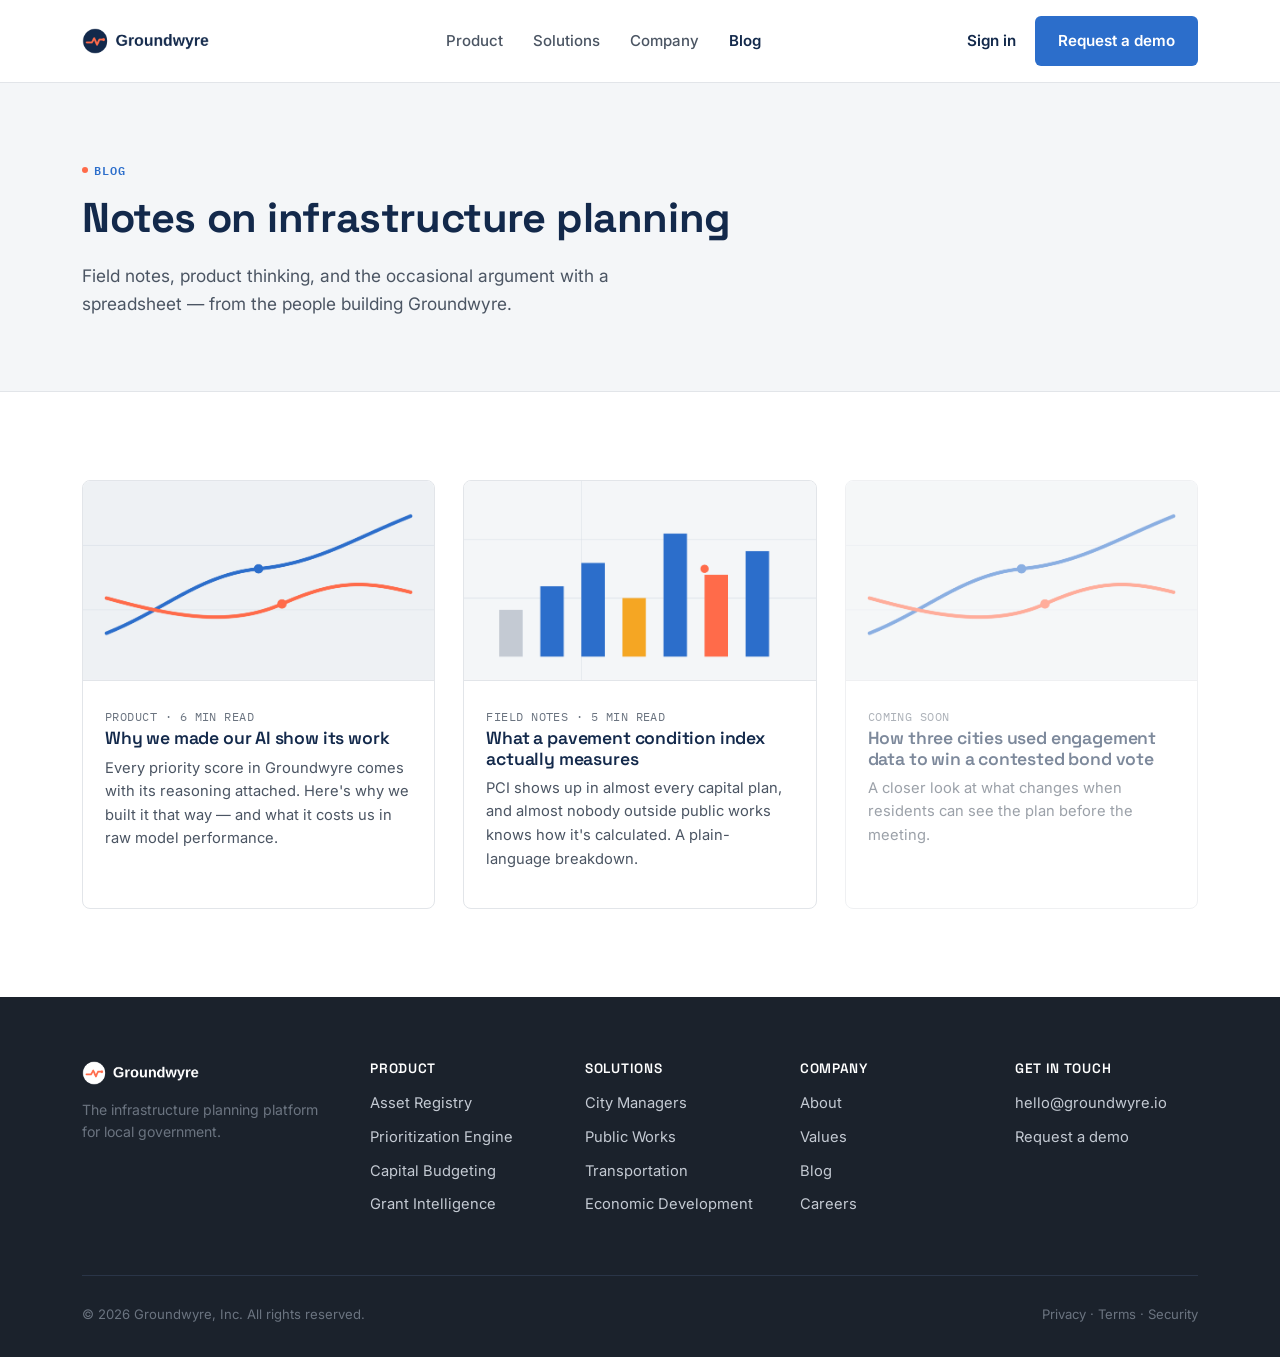
<file: blog/index.html>
<!--
  Groundwyre is a fictional B2B SaaS brand built as demo content for Avey.io.
  Not a real company. Do not treat contact addresses, logos, or claims as real.
-->
<!DOCTYPE html>
<html lang="en">
<head>
<meta charset="UTF-8">
<meta name="robots" content="noindex, nofollow">
<meta name="viewport" content="width=device-width, initial-scale=1.0">
<title>Blog — Groundwyre</title>
<meta name="description" content="Notes on infrastructure planning, AI explainability, and public works from the Groundwyre team.">
<meta property="og:title" content="Blog — Groundwyre">
<meta property="og:image" content="../images/og-image.png">
<link rel="icon" href="../assets/favicon.png" type="image/png">
<link rel="preconnect" href="https://fonts.googleapis.com">
<link href="https://fonts.googleapis.com/css2?family=Space+Grotesk:wght@500;700&family=Inter:wght@400;500;600;700&family=IBM+Plex+Mono:wght@500&display=swap" rel="stylesheet">
<link rel="stylesheet" href="../assets/styles.css">
</head>
<body>

<header class="site-header">
  <div class="nav-inner">
    <a class="brand" href="../index.html"><img src="../assets/logo.png" alt="Groundwyre"></a>
    <nav class="primary-nav">
      <a href="../product.html">Product</a>
      <a href="../solutions.html">Solutions</a>
      <a href="../company.html">Company</a>
      <a href="index.html" style="color:var(--navy); font-weight:600;">Blog</a>
    </nav>
    <div class="nav-cta">
      <a href="#" class="btn btn-ghost">Sign in</a>
      <a href="../index.html#demo" class="btn btn-primary">Request a demo</a>
    </div>
  </div>
</header>

<div class="page-header">
  <div class="container">
    <div class="eyebrow">Blog</div>
    <h1>Notes on infrastructure planning</h1>
    <p class="lede">Field notes, product thinking, and the occasional argument with a spreadsheet — from the people building Groundwyre.</p>
  </div>
</div>

<section>
  <div class="container">
    <div class="blog-grid">
      <a class="blog-card" href="why-our-ai-shows-its-work.html" style="text-decoration:none; color:inherit;">
        <img src="../images/blog-cover-2.png" alt="Abstract line chart illustration">
        <div class="blog-card-body">
          <span class="blog-meta">Product · 6 min read</span>
          <h3>Why we made our AI show its work</h3>
          <p>Every priority score in Groundwyre comes with its reasoning attached. Here's why we built it that way — and what it costs us in raw model performance.</p>
        </div>
      </a>
      <a class="blog-card" href="what-a-pavement-condition-index-actually-measures.html" style="text-decoration:none; color:inherit;">
        <img src="../images/blog-cover-1.png" alt="Abstract bar chart illustration">
        <div class="blog-card-body">
          <span class="blog-meta">Field notes · 5 min read</span>
          <h3>What a pavement condition index actually measures</h3>
          <p>PCI shows up in almost every capital plan, and almost nobody outside public works knows how it's calculated. A plain-language breakdown.</p>
        </div>
      </a>
      <div class="blog-card" style="opacity:0.55;">
        <img src="../images/blog-cover-2.png" alt="Abstract illustration">
        <div class="blog-card-body">
          <span class="blog-meta">Coming soon</span>
          <h3>How three cities used engagement data to win a contested bond vote</h3>
          <p>A closer look at what changes when residents can see the plan before the meeting.</p>
        </div>
      </div>
    </div>
  </div>
</section>

<footer class="site-footer">
  <div class="container">
    <div class="footer-grid">
      <div>
        <div class="footer-brand"><img src="../assets/logo-white.png" alt="Groundwyre"></div>
        <p style="color:var(--slate-500); font-size:0.88rem; max-width:240px;">The infrastructure planning platform for local government.</p>
      </div>
      <div>
        <h4>Product</h4>
        <a href="../product.html#asset-registry">Asset Registry</a>
        <a href="../product.html#prioritization">Prioritization Engine</a>
        <a href="../product.html#budgeting">Capital Budgeting</a>
        <a href="../product.html#grants">Grant Intelligence</a>
      </div>
      <div>
        <h4>Solutions</h4>
        <a href="../solutions.html#city-manager">City Managers</a>
        <a href="../solutions.html#public-works">Public Works</a>
        <a href="../solutions.html#transportation">Transportation</a>
        <a href="../solutions.html#econ-dev">Economic Development</a>
      </div>
      <div>
        <h4>Company</h4>
        <a href="../company.html">About</a>
        <a href="../company.html#values">Values</a>
        <a href="index.html">Blog</a>
        <a href="mailto:careers@groundwyre.io">Careers</a>
      </div>
      <div>
        <h4>Get in touch</h4>
        <a href="mailto:hello@groundwyre.io">hello@groundwyre.io</a>
        <a href="../index.html#demo">Request a demo</a>
      </div>
    </div>
    <div class="footer-bottom">
      <span>© 2026 Groundwyre, Inc. All rights reserved.</span>
      <span>Privacy · Terms · Security</span>
    </div>
  </div>
</footer>

</body>
</html>
</file>
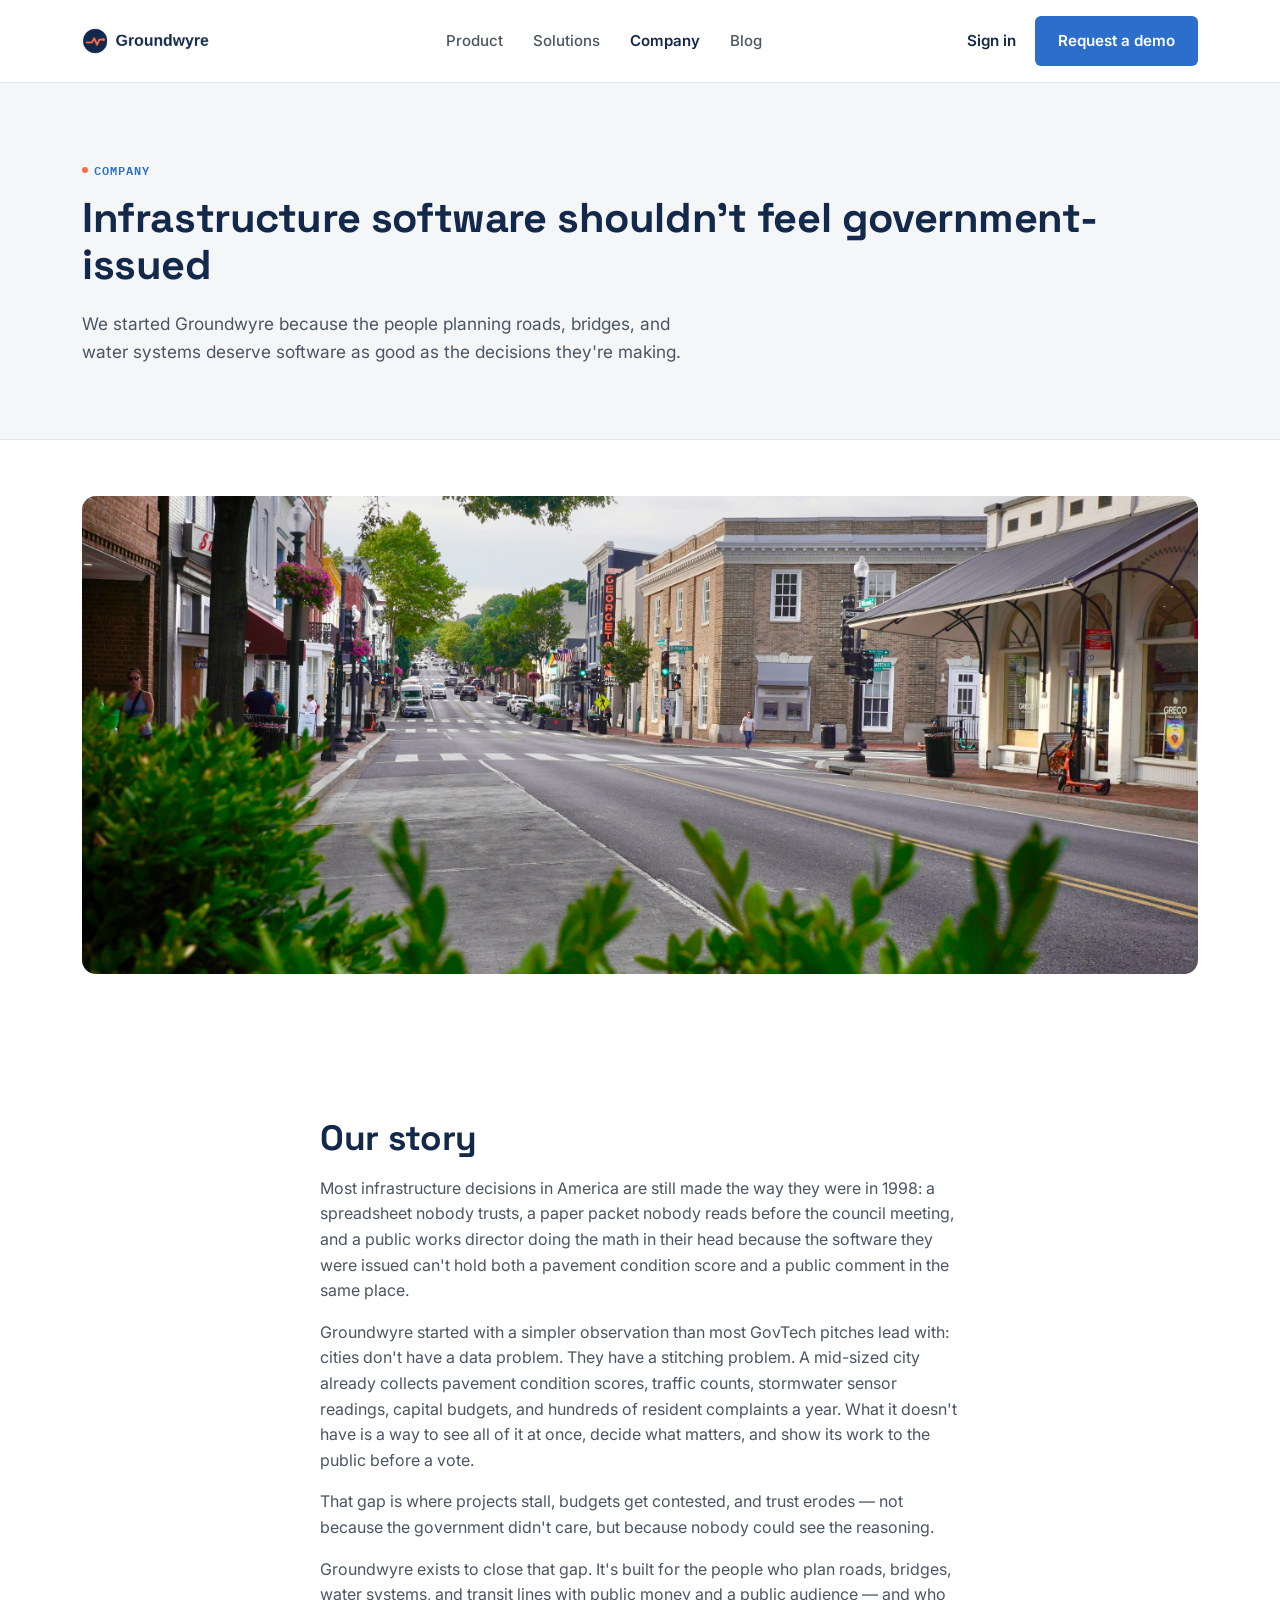
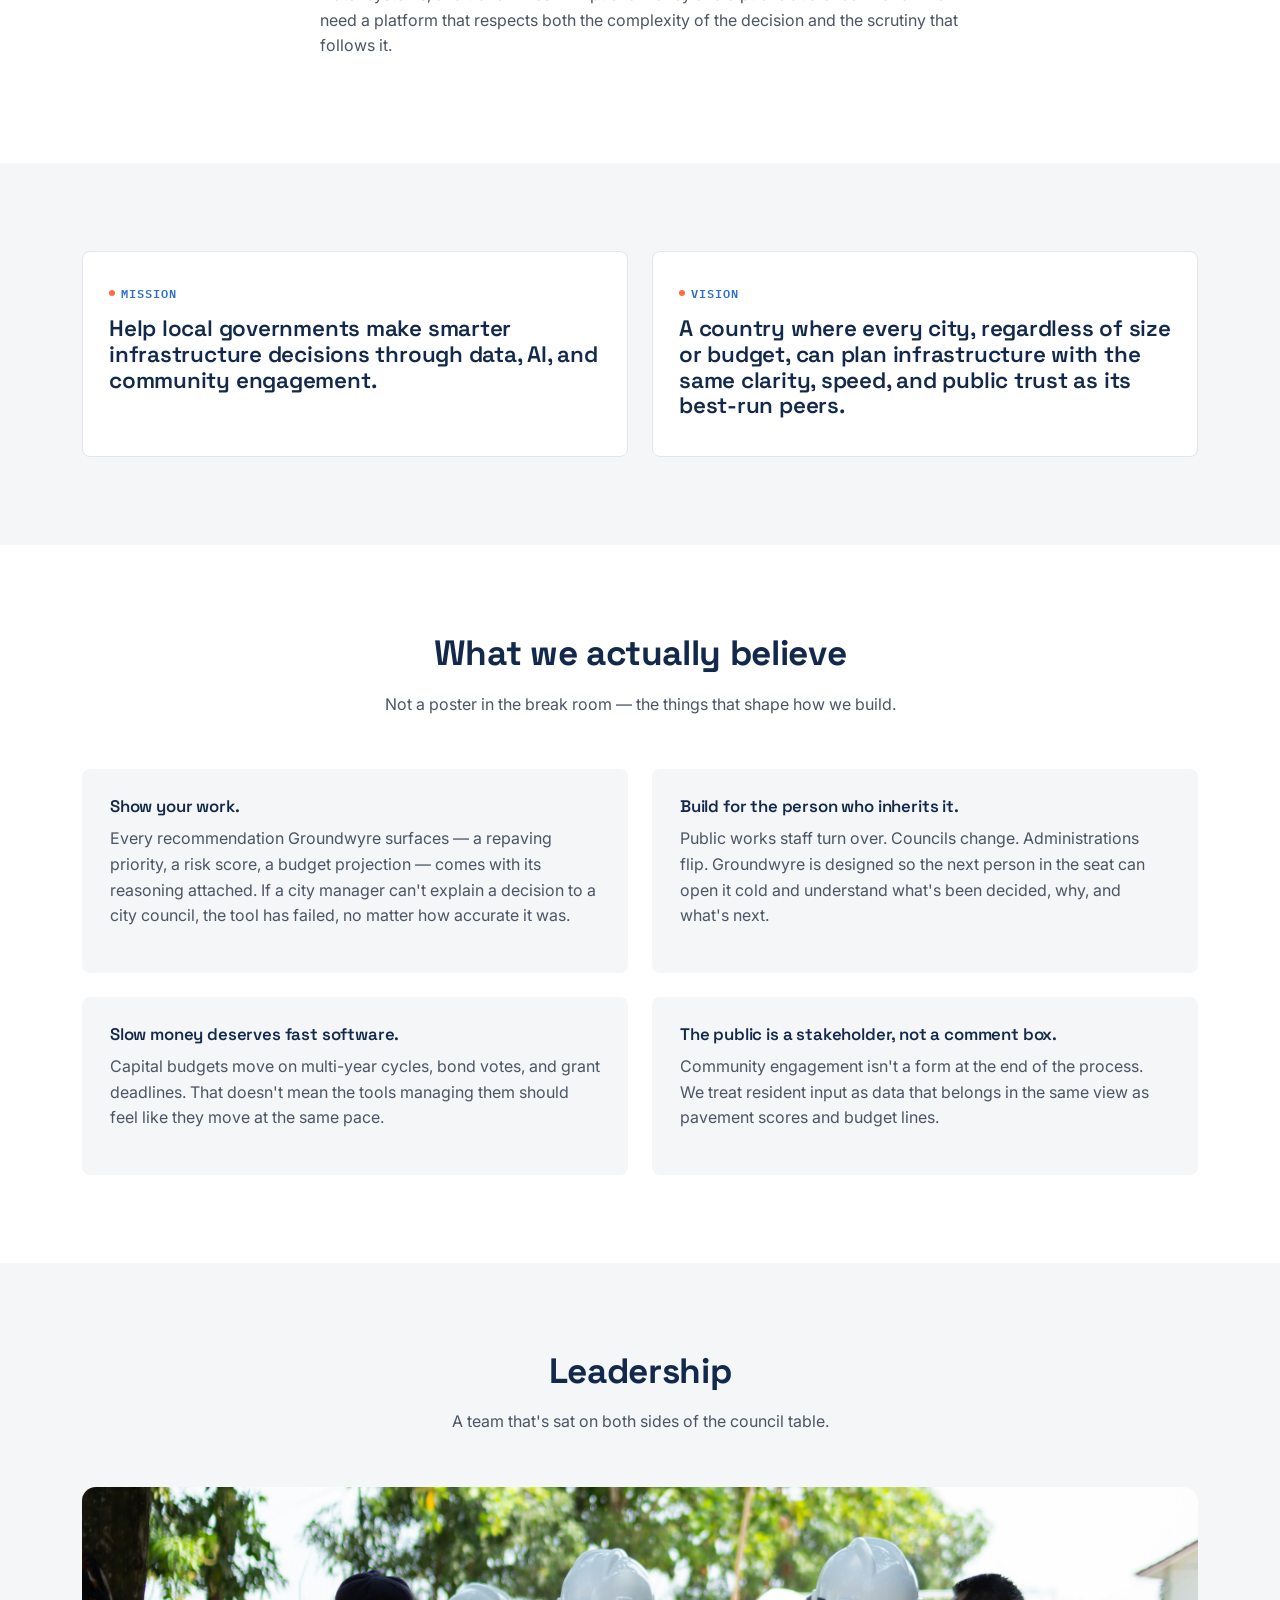
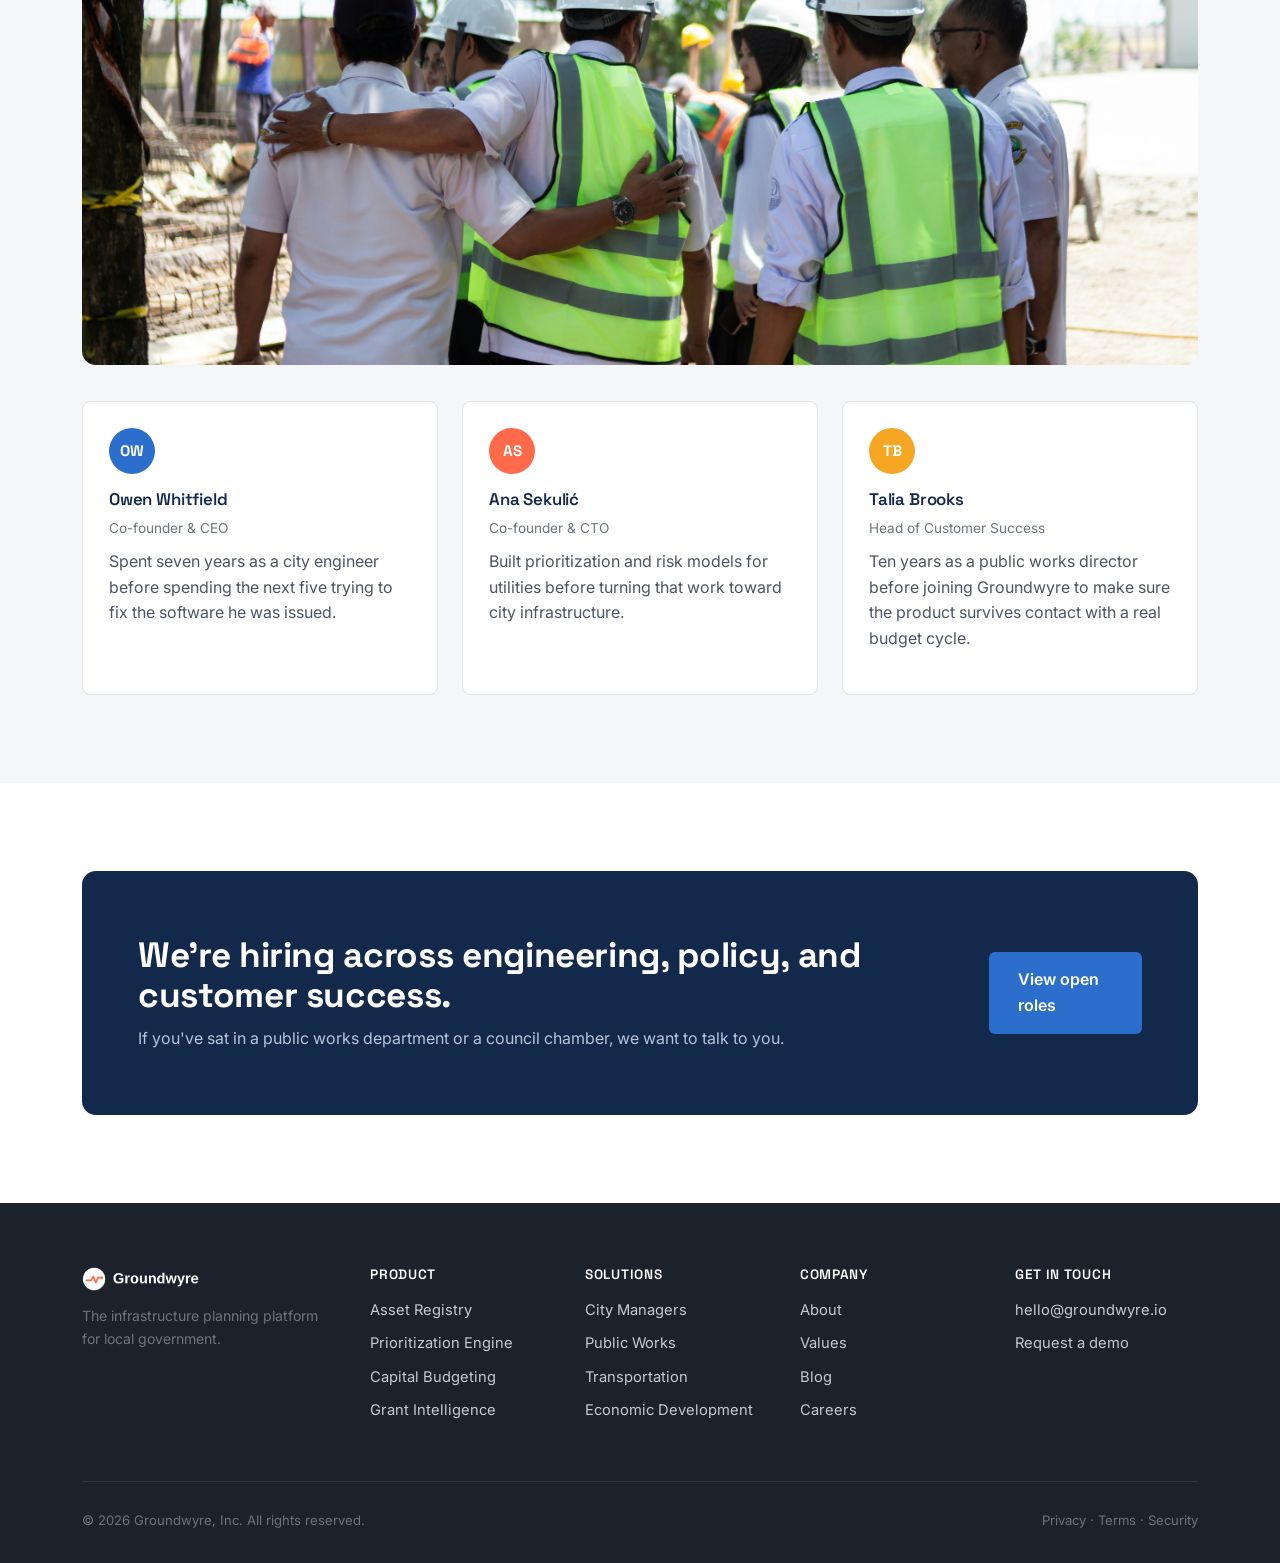
<file: company.html>
<!--
  Groundwyre is a fictional B2B SaaS brand built as demo content for Avey.io.
  Not a real company. Do not treat contact addresses, logos, or claims as real.
-->
<!DOCTYPE html>
<html lang="en">
<head>
<meta charset="UTF-8">
<meta name="robots" content="noindex, nofollow">
<meta name="viewport" content="width=device-width, initial-scale=1.0">
<title>Company — Groundwyre</title>
<meta name="description" content="Why Groundwyre exists, what we believe about infrastructure planning, and the team building it.">
<meta property="og:title" content="Company — Groundwyre">
<meta property="og:image" content="images/og-image.png">
<link rel="icon" href="assets/favicon.png" type="image/png">
<link rel="preconnect" href="https://fonts.googleapis.com">
<link href="https://fonts.googleapis.com/css2?family=Space+Grotesk:wght@500;700&family=Inter:wght@400;500;600;700&family=IBM+Plex+Mono:wght@500&display=swap" rel="stylesheet">
<link rel="stylesheet" href="assets/styles.css">
</head>
<body>

<header class="site-header">
  <div class="nav-inner">
    <a class="brand" href="index.html"><img src="assets/logo.png" alt="Groundwyre"></a>
    <nav class="primary-nav">
      <a href="product.html">Product</a>
      <a href="solutions.html">Solutions</a>
      <a href="company.html" style="color:var(--navy); font-weight:600;">Company</a>
      <a href="blog/index.html">Blog</a>
    </nav>
    <div class="nav-cta">
      <a href="#" class="btn btn-ghost">Sign in</a>
      <a href="index.html#demo" class="btn btn-primary">Request a demo</a>
    </div>
  </div>
</header>

<div class="page-header">
  <div class="container">
    <div class="eyebrow">Company</div>
    <h1>Infrastructure software shouldn't feel government-issued</h1>
    <p class="lede">We started Groundwyre because the people planning roads, bridges, and water systems deserve software as good as the decisions they're making.</p>
  </div>
</div>

<section class="tight">
  <div class="container">
    <div class="photo-frame wide">
      <div class="photo-frame-label">
        <svg width="26" height="26" viewBox="0 0 24 24" fill="none" stroke="currentColor" stroke-width="1.6"><rect x="3" y="5" width="18" height="14" rx="2"/><circle cx="9" cy="10" r="2"/><path d="M21 16l-5-5-4 4-3-3-4 4"/></svg>
        <span>images/photos/main-street.jpg</span>
      </div>
      <img src="images/photos/main-street.jpg" alt="A quiet small-town main street" onerror="this.remove()">
    </div>
  </div>
</section>

<section>
  <div class="container">
    <div class="max-w-md" style="margin: 0 auto;">
      <h2>Our story</h2>
      <p>Most infrastructure decisions in America are still made the way they were in 1998: a spreadsheet nobody trusts, a paper packet nobody reads before the council meeting, and a public works director doing the math in their head because the software they were issued can't hold both a pavement condition score and a public comment in the same place.</p>
      <p>Groundwyre started with a simpler observation than most GovTech pitches lead with: cities don't have a data problem. They have a stitching problem. A mid-sized city already collects pavement condition scores, traffic counts, stormwater sensor readings, capital budgets, and hundreds of resident complaints a year. What it doesn't have is a way to see all of it at once, decide what matters, and show its work to the public before a vote.</p>
      <p>That gap is where projects stall, budgets get contested, and trust erodes — not because the government didn't care, but because nobody could see the reasoning.</p>
      <p>Groundwyre exists to close that gap. It's built for the people who plan roads, bridges, water systems, and transit lines with public money and a public audience — and who need a platform that respects both the complexity of the decision and the scrutiny that follows it.</p>
    </div>
  </div>
</section>

<section class="bg-fog">
  <div class="container">
    <div class="card-grid-2">
      <div class="card">
        <span class="eyebrow">Mission</span>
        <h3>Help local governments make smarter infrastructure decisions through data, AI, and community engagement.</h3>
      </div>
      <div class="card">
        <span class="eyebrow">Vision</span>
        <h3>A country where every city, regardless of size or budget, can plan infrastructure with the same clarity, speed, and public trust as its best-run peers.</h3>
      </div>
    </div>
  </div>
</section>

<section id="values">
  <div class="container">
    <div class="section-head">
      <h2>What we actually believe</h2>
      <p>Not a poster in the break room — the things that shape how we build.</p>
    </div>
    <div class="card-grid-2">
      <div class="value-card">
        <h4>Show your work.</h4>
        <p>Every recommendation Groundwyre surfaces — a repaving priority, a risk score, a budget projection — comes with its reasoning attached. If a city manager can't explain a decision to a city council, the tool has failed, no matter how accurate it was.</p>
      </div>
      <div class="value-card">
        <h4>Build for the person who inherits it.</h4>
        <p>Public works staff turn over. Councils change. Administrations flip. Groundwyre is designed so the next person in the seat can open it cold and understand what's been decided, why, and what's next.</p>
      </div>
      <div class="value-card">
        <h4>Slow money deserves fast software.</h4>
        <p>Capital budgets move on multi-year cycles, bond votes, and grant deadlines. That doesn't mean the tools managing them should feel like they move at the same pace.</p>
      </div>
      <div class="value-card">
        <h4>The public is a stakeholder, not a comment box.</h4>
        <p>Community engagement isn't a form at the end of the process. We treat resident input as data that belongs in the same view as pavement scores and budget lines.</p>
      </div>
    </div>
  </div>
</section>

<section class="bg-fog">
  <div class="container">
    <div class="section-head">
      <h2>Leadership</h2>
      <p>A team that's sat on both sides of the council table.</p>
    </div>
    <div class="photo-frame wide" style="margin-bottom:36px;">
      <div class="photo-frame-label">
        <svg width="26" height="26" viewBox="0 0 24 24" fill="none" stroke="currentColor" stroke-width="1.6"><rect x="3" y="5" width="18" height="14" rx="2"/><circle cx="9" cy="10" r="2"/><path d="M21 16l-5-5-4 4-3-3-4 4"/></svg>
        <span>images/photos/hardhat-crew.jpg</span>
      </div>
      <img src="images/photos/hardhat-crew.jpg" alt="Field crew in hard hats and safety vests reviewing a work site" onerror="this.remove()">
    </div>
    <div class="card-grid-3">
      <div class="card">
        <div class="avatar" style="background:#2C6ECB;">OW</div>
        <h4 style="margin-top:16px;">Owen Whitfield</h4>
        <p style="font-size:0.85rem; color:var(--slate-500); margin-bottom:10px;">Co-founder &amp; CEO</p>
        <p>Spent seven years as a city engineer before spending the next five trying to fix the software he was issued.</p>
      </div>
      <div class="card">
        <div class="avatar" style="background:#FF6B4A;">AS</div>
        <h4 style="margin-top:16px;">Ana Sekulić</h4>
        <p style="font-size:0.85rem; color:var(--slate-500); margin-bottom:10px;">Co-founder &amp; CTO</p>
        <p>Built prioritization and risk models for utilities before turning that work toward city infrastructure.</p>
      </div>
      <div class="card">
        <div class="avatar" style="background:#F5A623;">TB</div>
        <h4 style="margin-top:16px;">Talia Brooks</h4>
        <p style="font-size:0.85rem; color:var(--slate-500); margin-bottom:10px;">Head of Customer Success</p>
        <p>Ten years as a public works director before joining Groundwyre to make sure the product survives contact with a real budget cycle.</p>
      </div>
    </div>
  </div>
</section>

<section>
  <div class="container">
    <div class="cta-band">
      <div>
        <h2>We're hiring across engineering, policy, and customer success.</h2>
        <p>If you've sat in a public works department or a council chamber, we want to talk to you.</p>
      </div>
      <a href="mailto:careers@groundwyre.io" class="btn btn-primary btn-lg">View open roles</a>
    </div>
  </div>
</section>

<footer class="site-footer">
  <div class="container">
    <div class="footer-grid">
      <div>
        <div class="footer-brand"><img src="assets/logo-white.png" alt="Groundwyre"></div>
        <p style="color:var(--slate-500); font-size:0.88rem; max-width:240px;">The infrastructure planning platform for local government.</p>
      </div>
      <div>
        <h4>Product</h4>
        <a href="product.html#asset-registry">Asset Registry</a>
        <a href="product.html#prioritization">Prioritization Engine</a>
        <a href="product.html#budgeting">Capital Budgeting</a>
        <a href="product.html#grants">Grant Intelligence</a>
      </div>
      <div>
        <h4>Solutions</h4>
        <a href="solutions.html#city-manager">City Managers</a>
        <a href="solutions.html#public-works">Public Works</a>
        <a href="solutions.html#transportation">Transportation</a>
        <a href="solutions.html#econ-dev">Economic Development</a>
      </div>
      <div>
        <h4>Company</h4>
        <a href="company.html">About</a>
        <a href="company.html#values">Values</a>
        <a href="blog/index.html">Blog</a>
        <a href="mailto:careers@groundwyre.io">Careers</a>
      </div>
      <div>
        <h4>Get in touch</h4>
        <a href="mailto:hello@groundwyre.io">hello@groundwyre.io</a>
        <a href="index.html#demo">Request a demo</a>
      </div>
    </div>
    <div class="footer-bottom">
      <span>© 2026 Groundwyre, Inc. All rights reserved.</span>
      <span>Privacy · Terms · Security</span>
    </div>
  </div>
</footer>

</body>
</html>
</file>
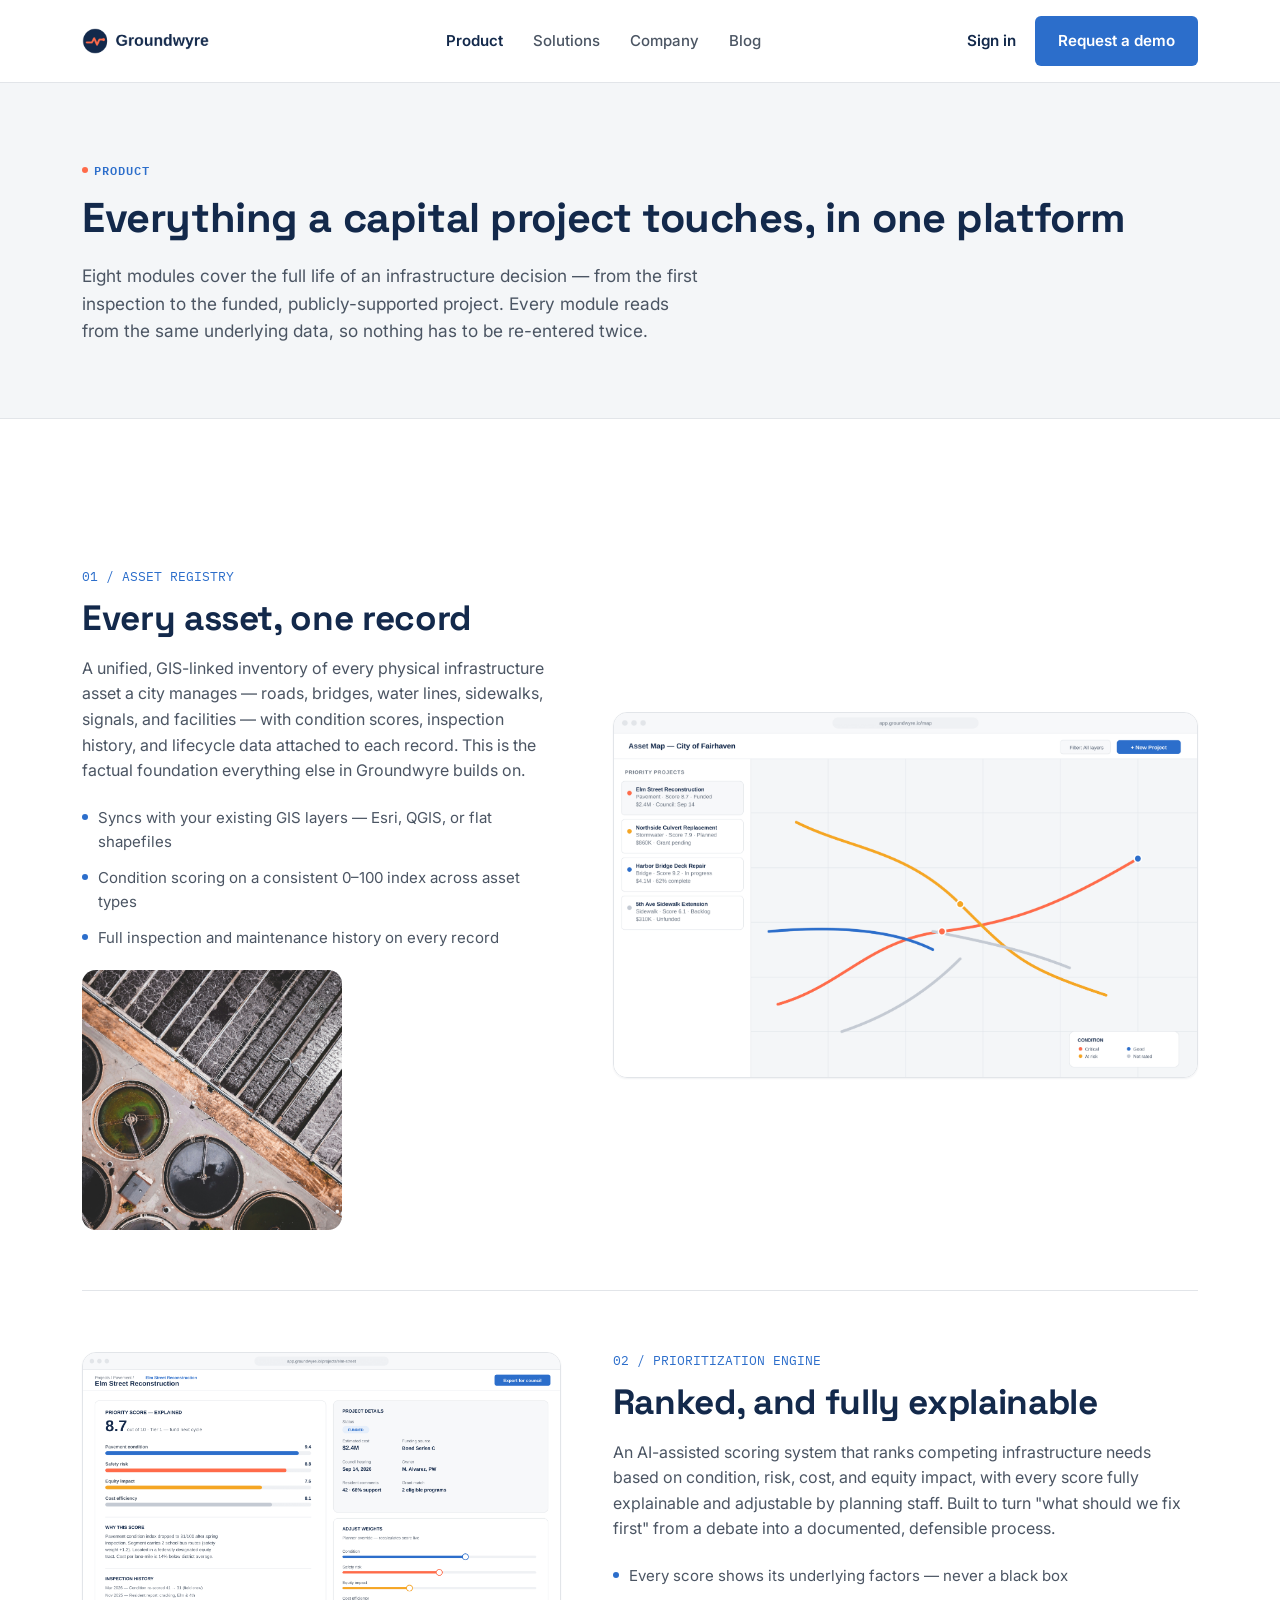
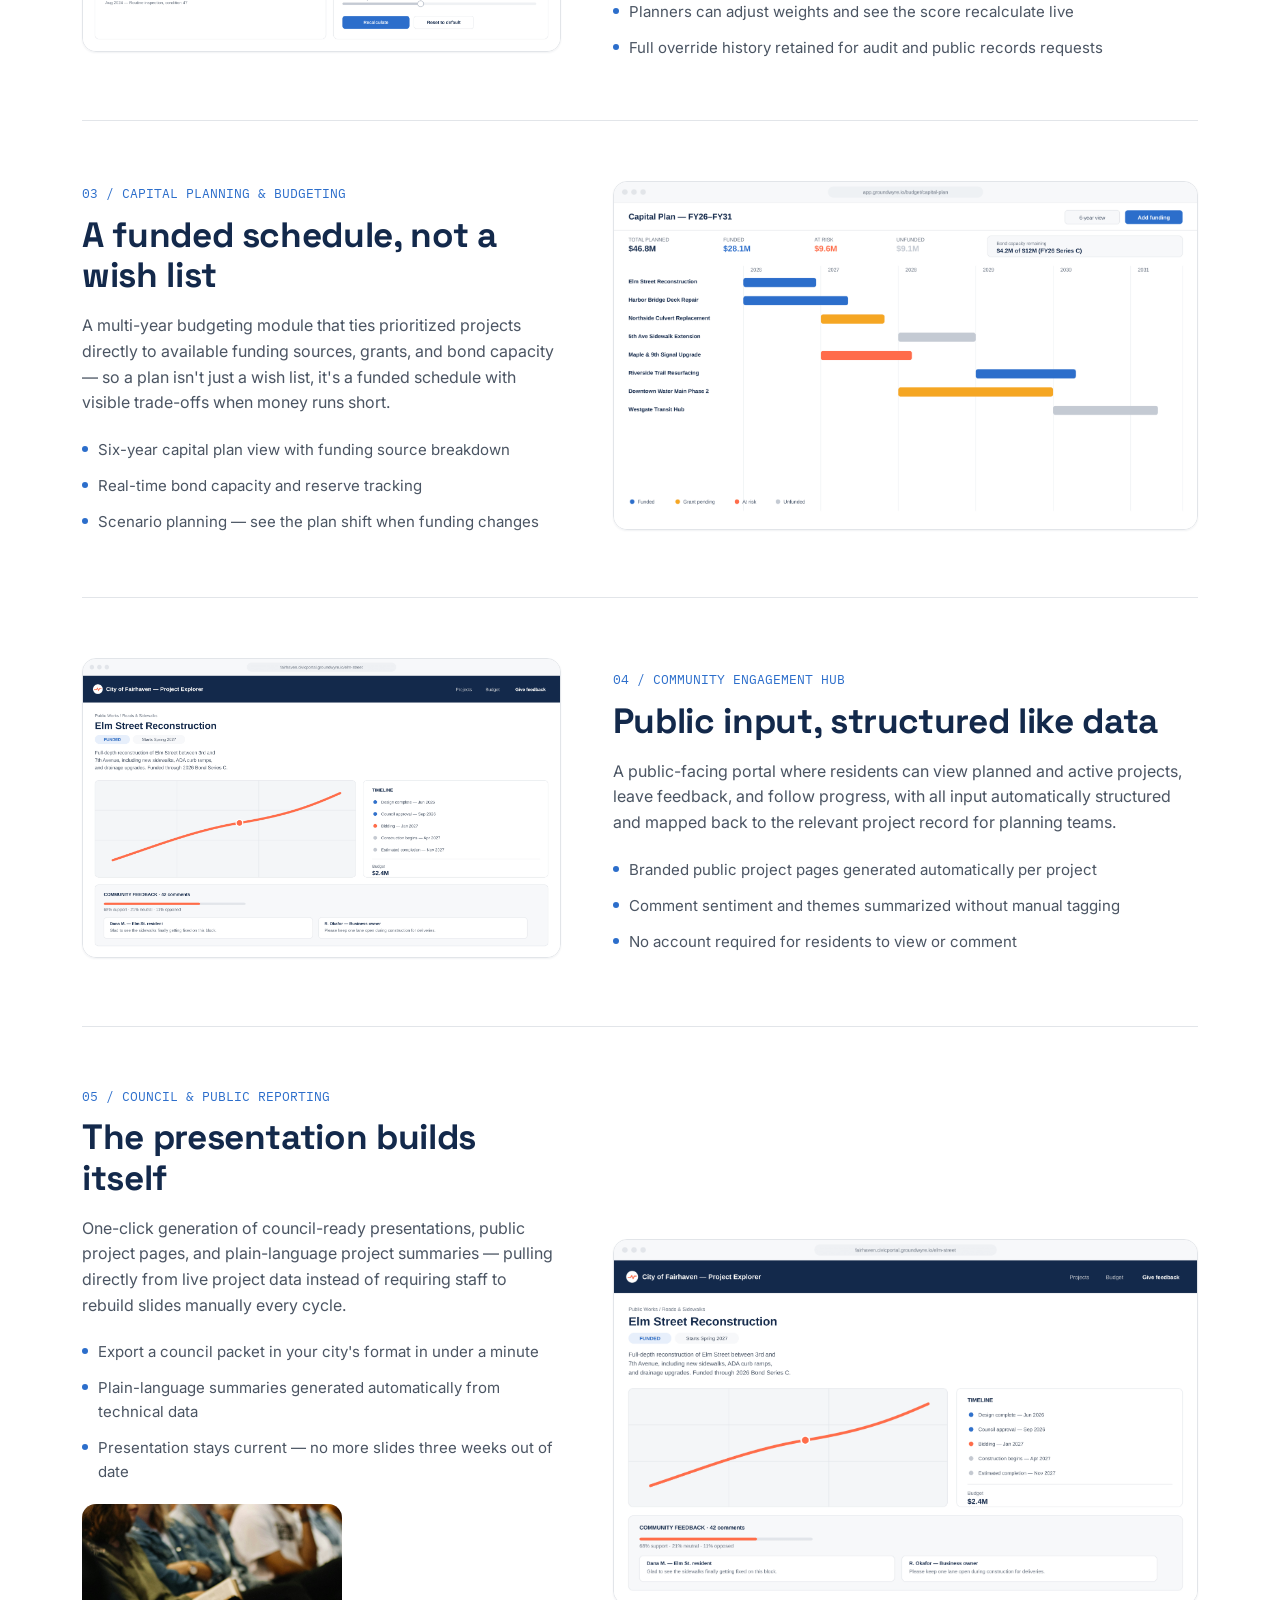
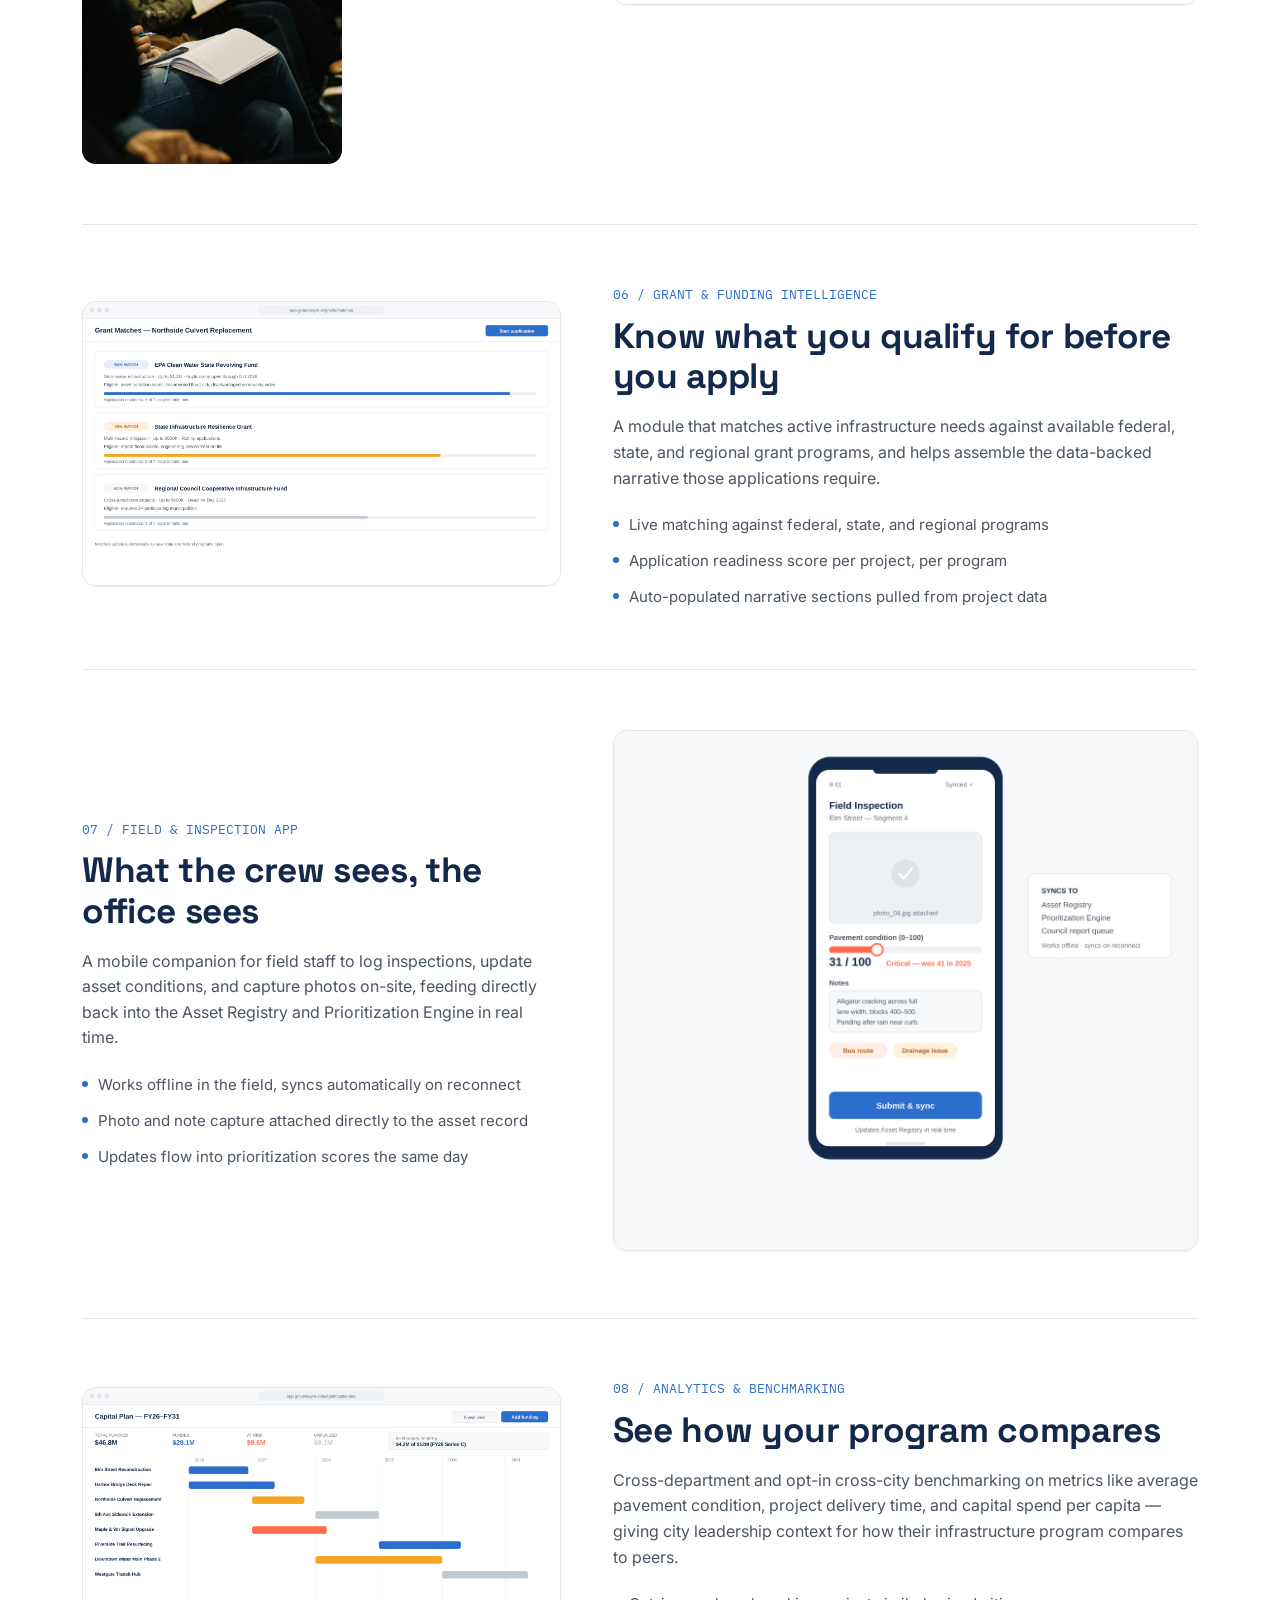
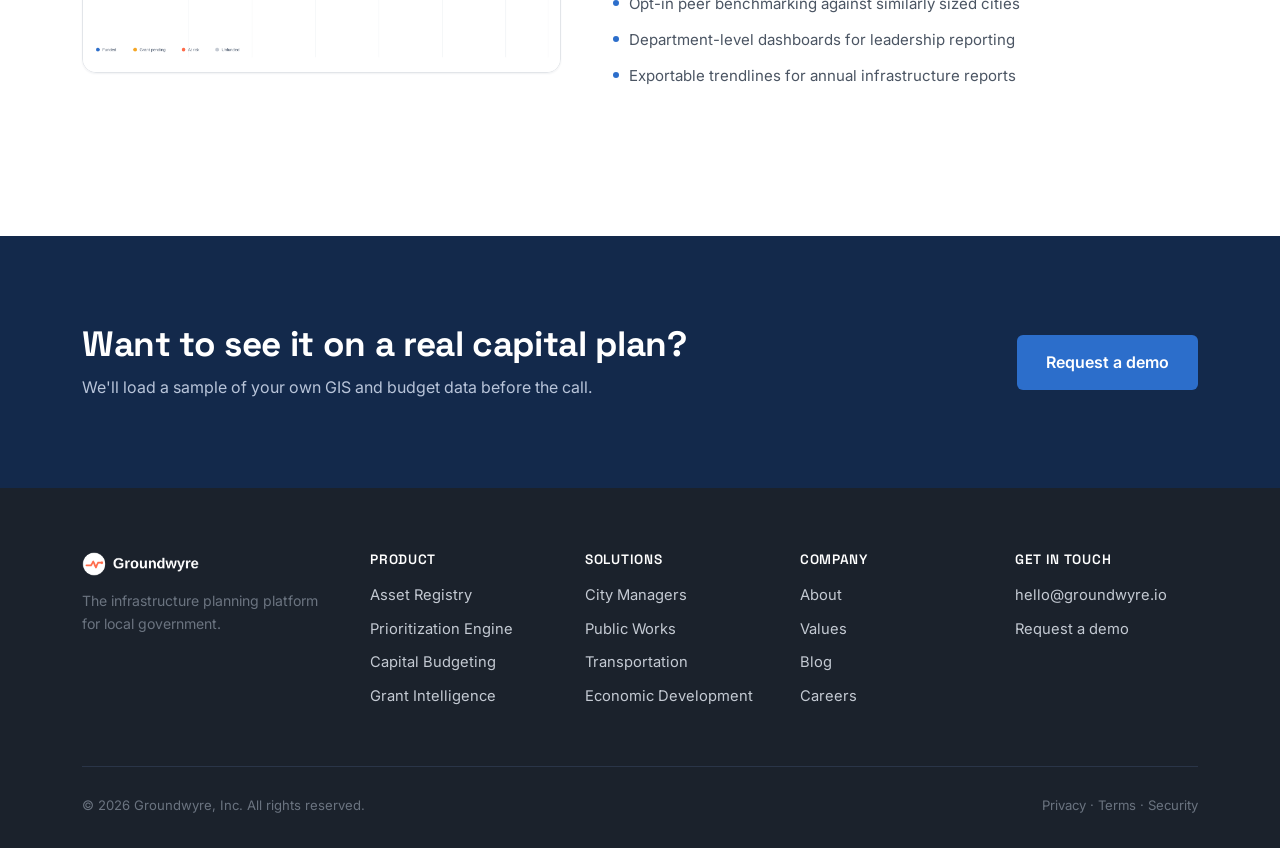
<file: product.html>
<!--
  Groundwyre is a fictional B2B SaaS brand built as demo content for Avey.io.
  Not a real company. Do not treat contact addresses, logos, or claims as real.
-->
<!DOCTYPE html>
<html lang="en">
<head>
<meta charset="UTF-8">
<meta name="robots" content="noindex, nofollow">
<meta name="viewport" content="width=device-width, initial-scale=1.0">
<title>Product — Groundwyre</title>
<meta name="description" content="Eight modules covering asset data, AI prioritization, capital budgeting, community engagement, grant matching, field inspection, and analytics — all in one infrastructure planning platform.">
<meta property="og:title" content="Product — Groundwyre">
<meta property="og:image" content="images/og-image.png">
<link rel="icon" href="assets/favicon.png" type="image/png">
<link rel="preconnect" href="https://fonts.googleapis.com">
<link href="https://fonts.googleapis.com/css2?family=Space+Grotesk:wght@500;700&family=Inter:wght@400;500;600;700&family=IBM+Plex+Mono:wght@500&display=swap" rel="stylesheet">
<link rel="stylesheet" href="assets/styles.css">
</head>
<body>

<header class="site-header">
  <div class="nav-inner">
    <a class="brand" href="index.html"><img src="assets/logo.png" alt="Groundwyre"></a>
    <nav class="primary-nav">
      <a href="product.html" style="color:var(--navy); font-weight:600;">Product</a>
      <a href="solutions.html">Solutions</a>
      <a href="company.html">Company</a>
      <a href="blog/index.html">Blog</a>
    </nav>
    <div class="nav-cta">
      <a href="#" class="btn btn-ghost">Sign in</a>
      <a href="index.html#demo" class="btn btn-primary">Request a demo</a>
    </div>
  </div>
</header>

<div class="page-header">
  <div class="container">
    <div class="eyebrow">Product</div>
    <h1>Everything a capital project touches, in one platform</h1>
    <p class="lede">Eight modules cover the full life of an infrastructure decision — from the first inspection to the funded, publicly-supported project. Every module reads from the same underlying data, so nothing has to be re-entered twice.</p>
  </div>
</div>

<section>
  <div class="container">

    <div class="module" id="asset-registry">
      <div class="module-content">
        <span class="module-index">01 / ASSET REGISTRY</span>
        <h2>Every asset, one record</h2>
        <p>A unified, GIS-linked inventory of every physical infrastructure asset a city manages — roads, bridges, water lines, sidewalks, signals, and facilities — with condition scores, inspection history, and lifecycle data attached to each record. This is the factual foundation everything else in Groundwyre builds on.</p>
        <ul class="pillar-proof">
          <li>Syncs with your existing GIS layers — Esri, QGIS, or flat shapefiles</li>
          <li>Condition scoring on a consistent 0–100 index across asset types</li>
          <li>Full inspection and maintenance history on every record</li>
        </ul>
        <div class="photo-frame square" style="max-width:260px; margin-top:20px;">
          <div class="photo-frame-label">
            <svg width="22" height="22" viewBox="0 0 24 24" fill="none" stroke="currentColor" stroke-width="1.6"><rect x="3" y="5" width="18" height="14" rx="2"/><circle cx="9" cy="10" r="2"/><path d="M21 16l-5-5-4 4-3-3-4 4"/></svg>
            <span>images/photos/water-infrastructure.jpg</span>
          </div>
          <img src="images/photos/water-infrastructure.jpg" alt="Water infrastructure pipes" onerror="this.remove()">
        </div>
      </div>
      <div class="module-visual">
        <img src="images/screenshot-map.png" alt="Asset Registry map view with condition-coded roads and a project sidebar">
      </div>
    </div>

    <div class="module" id="prioritization">
      <div class="module-content">
        <span class="module-index">02 / PRIORITIZATION ENGINE</span>
        <h2>Ranked, and fully explainable</h2>
        <p>An AI-assisted scoring system that ranks competing infrastructure needs based on condition, risk, cost, and equity impact, with every score fully explainable and adjustable by planning staff. Built to turn "what should we fix first" from a debate into a documented, defensible process.</p>
        <ul class="pillar-proof">
          <li>Every score shows its underlying factors — never a black box</li>
          <li>Planners can adjust weights and see the score recalculate live</li>
          <li>Full override history retained for audit and public records requests</li>
        </ul>
      </div>
      <div class="module-visual">
        <img src="images/screenshot-prioritization.png" alt="Prioritization Engine detail view with explainable score breakdown and adjustable weights">
      </div>
    </div>

    <div class="module" id="budgeting">
      <div class="module-content">
        <span class="module-index">03 / CAPITAL PLANNING &amp; BUDGETING</span>
        <h2>A funded schedule, not a wish list</h2>
        <p>A multi-year budgeting module that ties prioritized projects directly to available funding sources, grants, and bond capacity — so a plan isn't just a wish list, it's a funded schedule with visible trade-offs when money runs short.</p>
        <ul class="pillar-proof">
          <li>Six-year capital plan view with funding source breakdown</li>
          <li>Real-time bond capacity and reserve tracking</li>
          <li>Scenario planning — see the plan shift when funding changes</li>
        </ul>
      </div>
      <div class="module-visual">
        <img src="images/screenshot-budget.png" alt="Capital budget timeline showing funded, planned, and at-risk projects across six years">
      </div>
    </div>

    <div class="module" id="engagement">
      <div class="module-content">
        <span class="module-index">04 / COMMUNITY ENGAGEMENT HUB</span>
        <h2>Public input, structured like data</h2>
        <p>A public-facing portal where residents can view planned and active projects, leave feedback, and follow progress, with all input automatically structured and mapped back to the relevant project record for planning teams.</p>
        <ul class="pillar-proof">
          <li>Branded public project pages generated automatically per project</li>
          <li>Comment sentiment and themes summarized without manual tagging</li>
          <li>No account required for residents to view or comment</li>
        </ul>
      </div>
      <div class="module-visual">
        <img src="images/screenshot-engagement.png" alt="Community Engagement Hub resident-facing project page with map, timeline, and comments">
      </div>
    </div>

    <div class="module" id="reporting">
      <div class="module-content">
        <span class="module-index">05 / COUNCIL &amp; PUBLIC REPORTING</span>
        <h2>The presentation builds itself</h2>
        <p>One-click generation of council-ready presentations, public project pages, and plain-language project summaries — pulling directly from live project data instead of requiring staff to rebuild slides manually every cycle.</p>
        <ul class="pillar-proof">
          <li>Export a council packet in your city's format in under a minute</li>
          <li>Plain-language summaries generated automatically from technical data</li>
          <li>Presentation stays current — no more slides three weeks out of date</li>
        </ul>
        <div class="photo-frame square" style="max-width:260px; margin-top:20px;">
          <div class="photo-frame-label">
            <svg width="22" height="22" viewBox="0 0 24 24" fill="none" stroke="currentColor" stroke-width="1.6"><rect x="3" y="5" width="18" height="14" rx="2"/><circle cx="9" cy="10" r="2"/><path d="M21 16l-5-5-4 4-3-3-4 4"/></svg>
            <span>images/photos/council-meeting.jpg</span>
          </div>
          <img src="images/photos/council-meeting.jpg" alt="Public officials at a council meeting" onerror="this.remove()">
        </div>
      </div>
      <div class="module-visual">
        <img src="images/screenshot-engagement.png" alt="Groundwyre public project page used as the basis for council presentation exports">
      </div>
    </div>

    <div class="module" id="grants">
      <div class="module-content">
        <span class="module-index">06 / GRANT &amp; FUNDING INTELLIGENCE</span>
        <h2>Know what you qualify for before you apply</h2>
        <p>A module that matches active infrastructure needs against available federal, state, and regional grant programs, and helps assemble the data-backed narrative those applications require.</p>
        <ul class="pillar-proof">
          <li>Live matching against federal, state, and regional programs</li>
          <li>Application readiness score per project, per program</li>
          <li>Auto-populated narrative sections pulled from project data</li>
        </ul>
      </div>
      <div class="module-visual">
        <img src="images/screenshot-grants.png" alt="Grant matching dashboard showing eligible funding programs and application readiness scores">
      </div>
    </div>

    <div class="module" id="field-app">
      <div class="module-content">
        <span class="module-index">07 / FIELD &amp; INSPECTION APP</span>
        <h2>What the crew sees, the office sees</h2>
        <p>A mobile companion for field staff to log inspections, update asset conditions, and capture photos on-site, feeding directly back into the Asset Registry and Prioritization Engine in real time.</p>
        <ul class="pillar-proof">
          <li>Works offline in the field, syncs automatically on reconnect</li>
          <li>Photo and note capture attached directly to the asset record</li>
          <li>Updates flow into prioritization scores the same day</li>
        </ul>
      </div>
      <div class="module-visual">
        <img src="images/screenshot-mobile.png" alt="Mobile field inspection app showing a pavement condition update form syncing to the desktop platform">
      </div>
    </div>

    <div class="module" id="analytics">
      <div class="module-content">
        <span class="module-index">08 / ANALYTICS &amp; BENCHMARKING</span>
        <h2>See how your program compares</h2>
        <p>Cross-department and opt-in cross-city benchmarking on metrics like average pavement condition, project delivery time, and capital spend per capita — giving city leadership context for how their infrastructure program compares to peers.</p>
        <ul class="pillar-proof">
          <li>Opt-in peer benchmarking against similarly sized cities</li>
          <li>Department-level dashboards for leadership reporting</li>
          <li>Exportable trendlines for annual infrastructure reports</li>
        </ul>
      </div>
      <div class="module-visual">
        <img src="images/screenshot-budget.png" alt="Analytics dashboard used for benchmarking capital spend and project delivery time">
      </div>
    </div>

  </div>
</section>

<section class="bg-navy">
  <div class="container">
    <div class="cta-band" style="background:transparent; padding:0;">
      <div>
        <h2>Want to see it on a real capital plan?</h2>
        <p>We'll load a sample of your own GIS and budget data before the call.</p>
      </div>
      <a href="index.html#demo" class="btn btn-primary btn-lg">Request a demo</a>
    </div>
  </div>
</section>

<footer class="site-footer">
  <div class="container">
    <div class="footer-grid">
      <div>
        <div class="footer-brand"><img src="assets/logo-white.png" alt="Groundwyre"></div>
        <p style="color:var(--slate-500); font-size:0.88rem; max-width:240px;">The infrastructure planning platform for local government.</p>
      </div>
      <div>
        <h4>Product</h4>
        <a href="product.html#asset-registry">Asset Registry</a>
        <a href="product.html#prioritization">Prioritization Engine</a>
        <a href="product.html#budgeting">Capital Budgeting</a>
        <a href="product.html#grants">Grant Intelligence</a>
      </div>
      <div>
        <h4>Solutions</h4>
        <a href="solutions.html#city-manager">City Managers</a>
        <a href="solutions.html#public-works">Public Works</a>
        <a href="solutions.html#transportation">Transportation</a>
        <a href="solutions.html#econ-dev">Economic Development</a>
      </div>
      <div>
        <h4>Company</h4>
        <a href="company.html">About</a>
        <a href="company.html#values">Values</a>
        <a href="blog/index.html">Blog</a>
        <a href="mailto:careers@groundwyre.io">Careers</a>
      </div>
      <div>
        <h4>Get in touch</h4>
        <a href="mailto:hello@groundwyre.io">hello@groundwyre.io</a>
        <a href="index.html#demo">Request a demo</a>
      </div>
    </div>
    <div class="footer-bottom">
      <span>© 2026 Groundwyre, Inc. All rights reserved.</span>
      <span>Privacy · Terms · Security</span>
    </div>
  </div>
</footer>

</body>
</html>
</file>
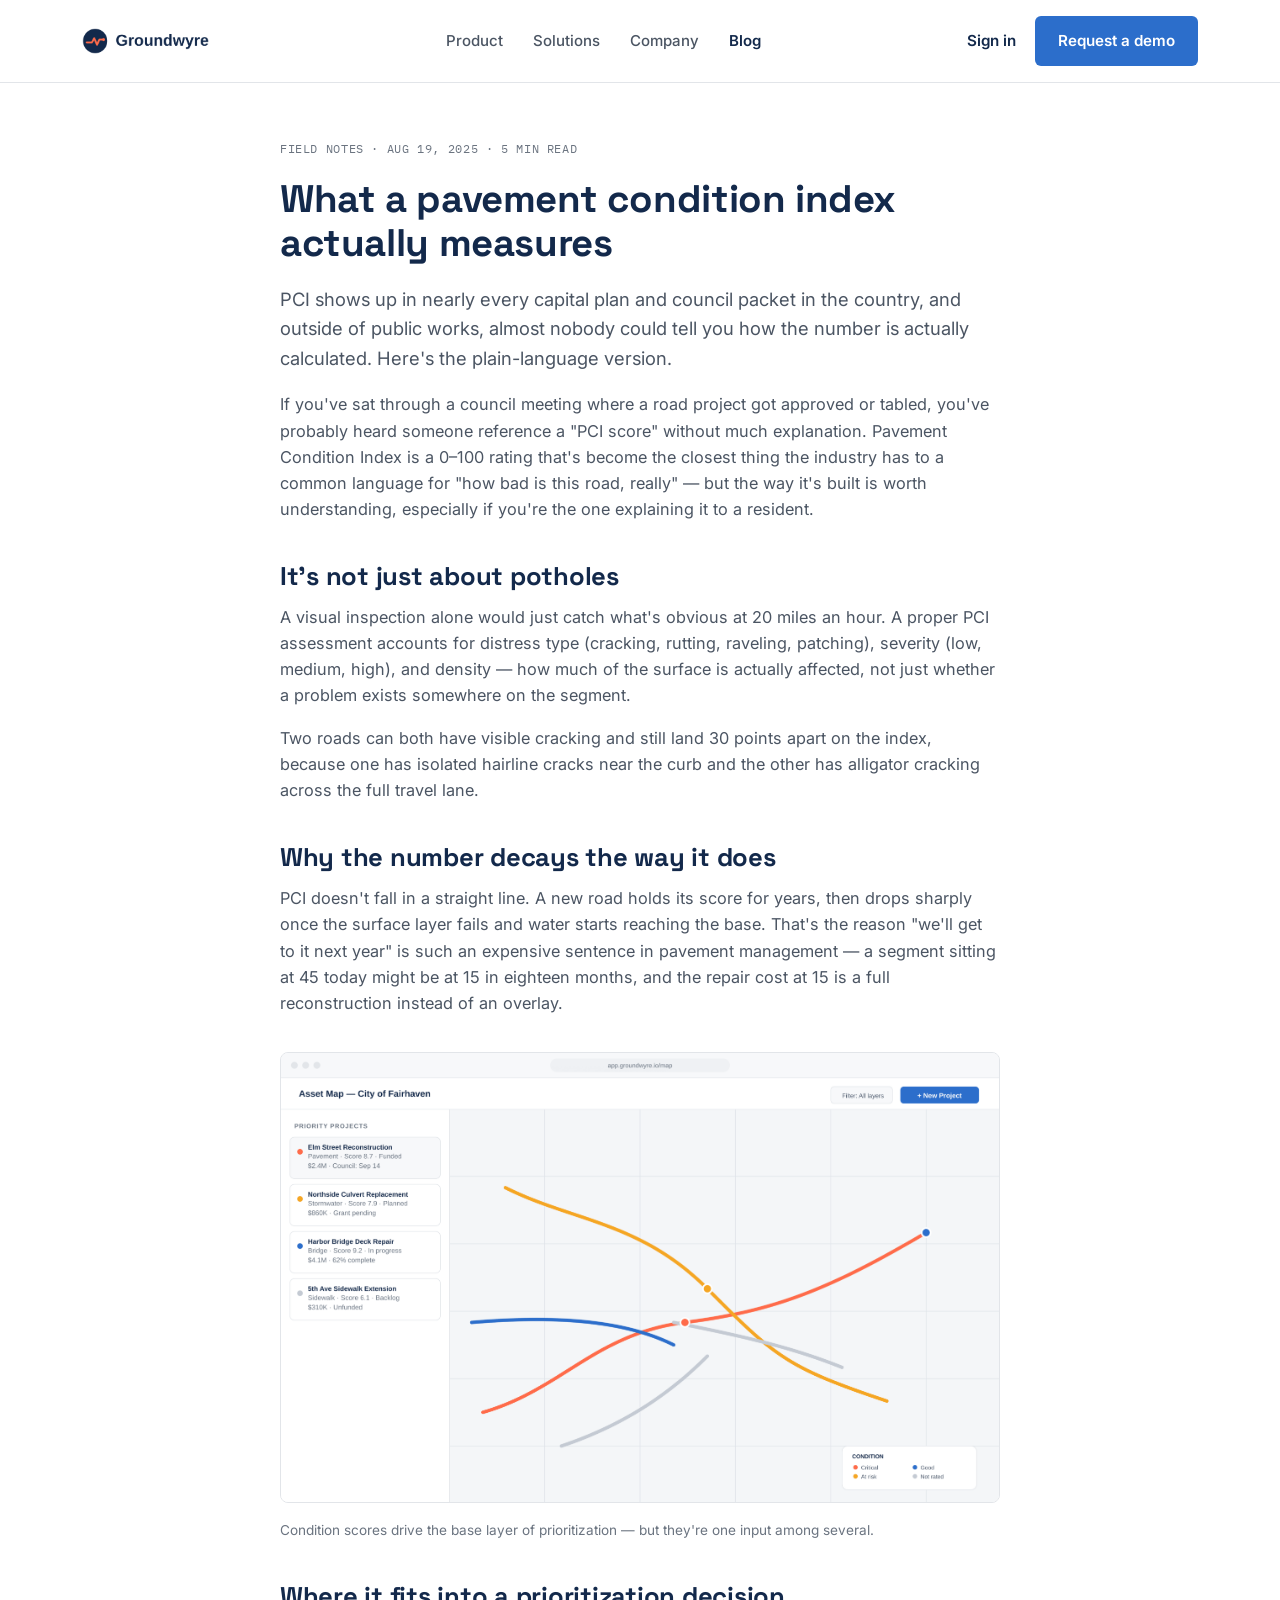
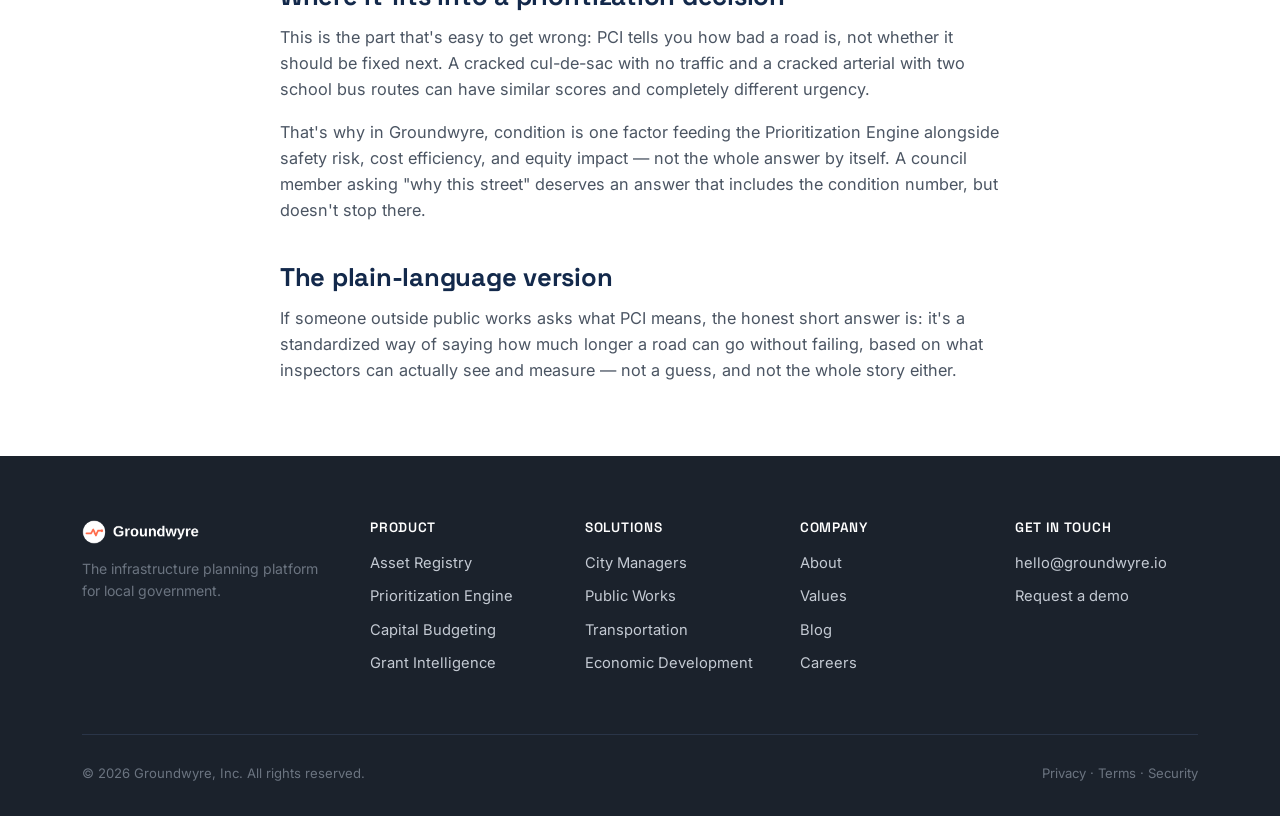
<file: blog/what-a-pavement-condition-index-actually-measures.html>
<!--
  Groundwyre is a fictional B2B SaaS brand built as demo content for Avey.io.
  Not a real company. Do not treat contact addresses, logos, or claims as real.
-->
<!DOCTYPE html>
<html lang="en">
<head>
<meta charset="UTF-8">
<meta name="robots" content="noindex, nofollow">
<meta name="viewport" content="width=device-width, initial-scale=1.0">
<title>What a pavement condition index actually measures — Groundwyre</title>
<meta name="description" content="PCI shows up in almost every capital plan, and almost nobody outside public works knows how it's calculated. A plain-language breakdown.">
<meta property="og:title" content="What a pavement condition index actually measures — Groundwyre">
<meta property="og:image" content="../images/og-image.png">
<link rel="icon" href="../assets/favicon.png" type="image/png">
<link rel="preconnect" href="https://fonts.googleapis.com">
<link href="https://fonts.googleapis.com/css2?family=Space+Grotesk:wght@500;700&family=Inter:wght@400;500;600;700&family=IBM+Plex+Mono:wght@500&display=swap" rel="stylesheet">
<link rel="stylesheet" href="../assets/styles.css">
</head>
<body>

<header class="site-header">
  <div class="nav-inner">
    <a class="brand" href="../index.html"><img src="../assets/logo.png" alt="Groundwyre"></a>
    <nav class="primary-nav">
      <a href="../product.html">Product</a>
      <a href="../solutions.html">Solutions</a>
      <a href="../company.html">Company</a>
      <a href="index.html" style="color:var(--navy); font-weight:600;">Blog</a>
    </nav>
    <div class="nav-cta">
      <a href="#" class="btn btn-ghost">Sign in</a>
      <a href="../index.html#demo" class="btn btn-primary">Request a demo</a>
    </div>
  </div>
</header>

<section class="tight">
  <div class="container">
    <article class="post">
      <div class="post-meta">Field notes · Aug 19, 2025 · 5 min read</div>
      <h1>What a pavement condition index actually measures</h1>
      <p class="post-lede">PCI shows up in nearly every capital plan and council packet in the country, and outside of public works, almost nobody could tell you how the number is actually calculated. Here's the plain-language version.</p>

      <p>If you've sat through a council meeting where a road project got approved or tabled, you've probably heard someone reference a "PCI score" without much explanation. Pavement Condition Index is a 0–100 rating that's become the closest thing the industry has to a common language for "how bad is this road, really" — but the way it's built is worth understanding, especially if you're the one explaining it to a resident.</p>

      <h2>It's not just about potholes</h2>
      <p>A visual inspection alone would just catch what's obvious at 20 miles an hour. A proper PCI assessment accounts for distress type (cracking, rutting, raveling, patching), severity (low, medium, high), and density — how much of the surface is actually affected, not just whether a problem exists somewhere on the segment.</p>

      <p>Two roads can both have visible cracking and still land 30 points apart on the index, because one has isolated hairline cracks near the curb and the other has alligator cracking across the full travel lane.</p>

      <h2>Why the number decays the way it does</h2>
      <p>PCI doesn't fall in a straight line. A new road holds its score for years, then drops sharply once the surface layer fails and water starts reaching the base. That's the reason "we'll get to it next year" is such an expensive sentence in pavement management — a segment sitting at 45 today might be at 15 in eighteen months, and the repair cost at 15 is a full reconstruction instead of an overlay.</p>

      <figure>
        <img src="../images/screenshot-map.png" alt="Groundwyre asset map showing pavement condition scores color-coded by road segment">
        <figcaption>Condition scores drive the base layer of prioritization — but they're one input among several.</figcaption>
      </figure>

      <h2>Where it fits into a prioritization decision</h2>
      <p>This is the part that's easy to get wrong: PCI tells you how bad a road is, not whether it should be fixed next. A cracked cul-de-sac with no traffic and a cracked arterial with two school bus routes can have similar scores and completely different urgency.</p>

      <p>That's why in Groundwyre, condition is one factor feeding the Prioritization Engine alongside safety risk, cost efficiency, and equity impact — not the whole answer by itself. A council member asking "why this street" deserves an answer that includes the condition number, but doesn't stop there.</p>

      <h2>The plain-language version</h2>
      <p>If someone outside public works asks what PCI means, the honest short answer is: it's a standardized way of saying how much longer a road can go without failing, based on what inspectors can actually see and measure — not a guess, and not the whole story either.</p>
    </article>
  </div>
</section>

<footer class="site-footer">
  <div class="container">
    <div class="footer-grid">
      <div>
        <div class="footer-brand"><img src="../assets/logo-white.png" alt="Groundwyre"></div>
        <p style="color:var(--slate-500); font-size:0.88rem; max-width:240px;">The infrastructure planning platform for local government.</p>
      </div>
      <div>
        <h4>Product</h4>
        <a href="../product.html#asset-registry">Asset Registry</a>
        <a href="../product.html#prioritization">Prioritization Engine</a>
        <a href="../product.html#budgeting">Capital Budgeting</a>
        <a href="../product.html#grants">Grant Intelligence</a>
      </div>
      <div>
        <h4>Solutions</h4>
        <a href="../solutions.html#city-manager">City Managers</a>
        <a href="../solutions.html#public-works">Public Works</a>
        <a href="../solutions.html#transportation">Transportation</a>
        <a href="../solutions.html#econ-dev">Economic Development</a>
      </div>
      <div>
        <h4>Company</h4>
        <a href="../company.html">About</a>
        <a href="../company.html#values">Values</a>
        <a href="index.html">Blog</a>
        <a href="mailto:careers@groundwyre.io">Careers</a>
      </div>
      <div>
        <h4>Get in touch</h4>
        <a href="mailto:hello@groundwyre.io">hello@groundwyre.io</a>
        <a href="../index.html#demo">Request a demo</a>
      </div>
    </div>
    <div class="footer-bottom">
      <span>© 2026 Groundwyre, Inc. All rights reserved.</span>
      <span>Privacy · Terms · Security</span>
    </div>
  </div>
</footer>

</body>
</html>
</file>
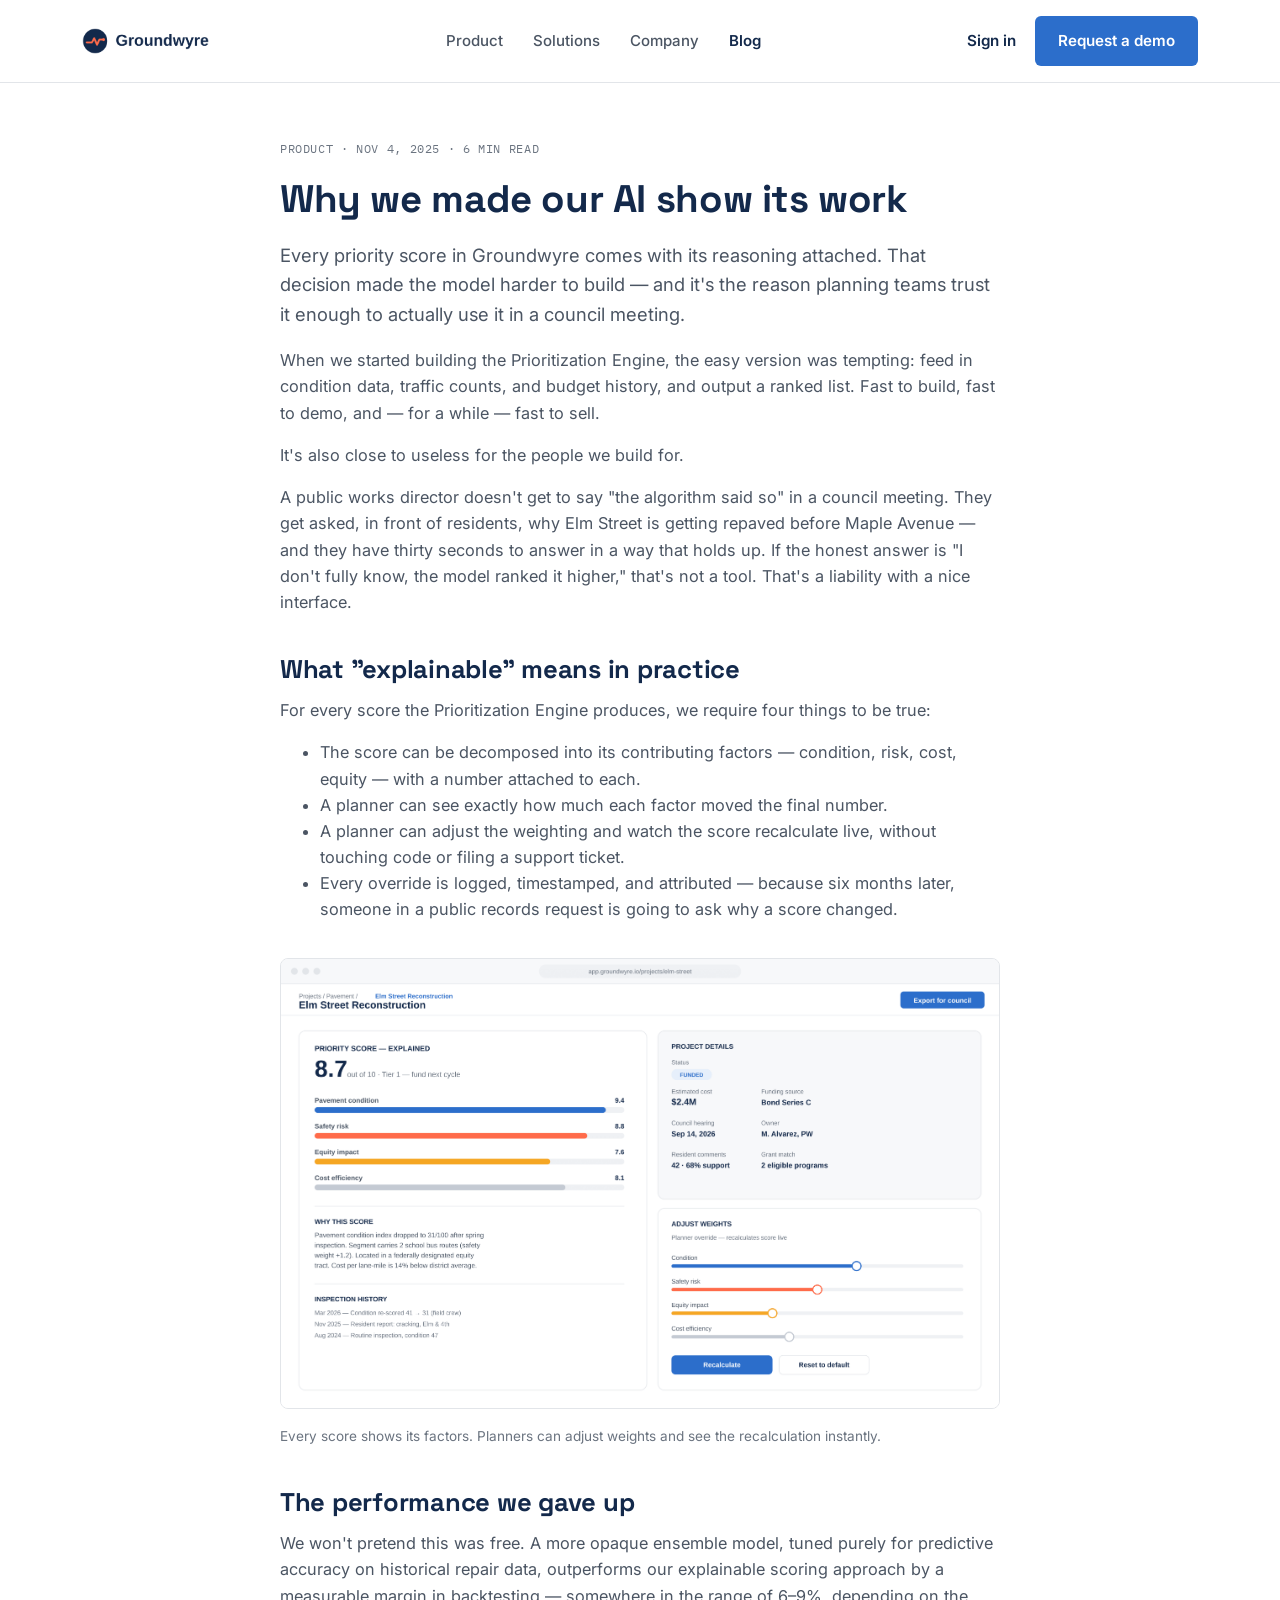
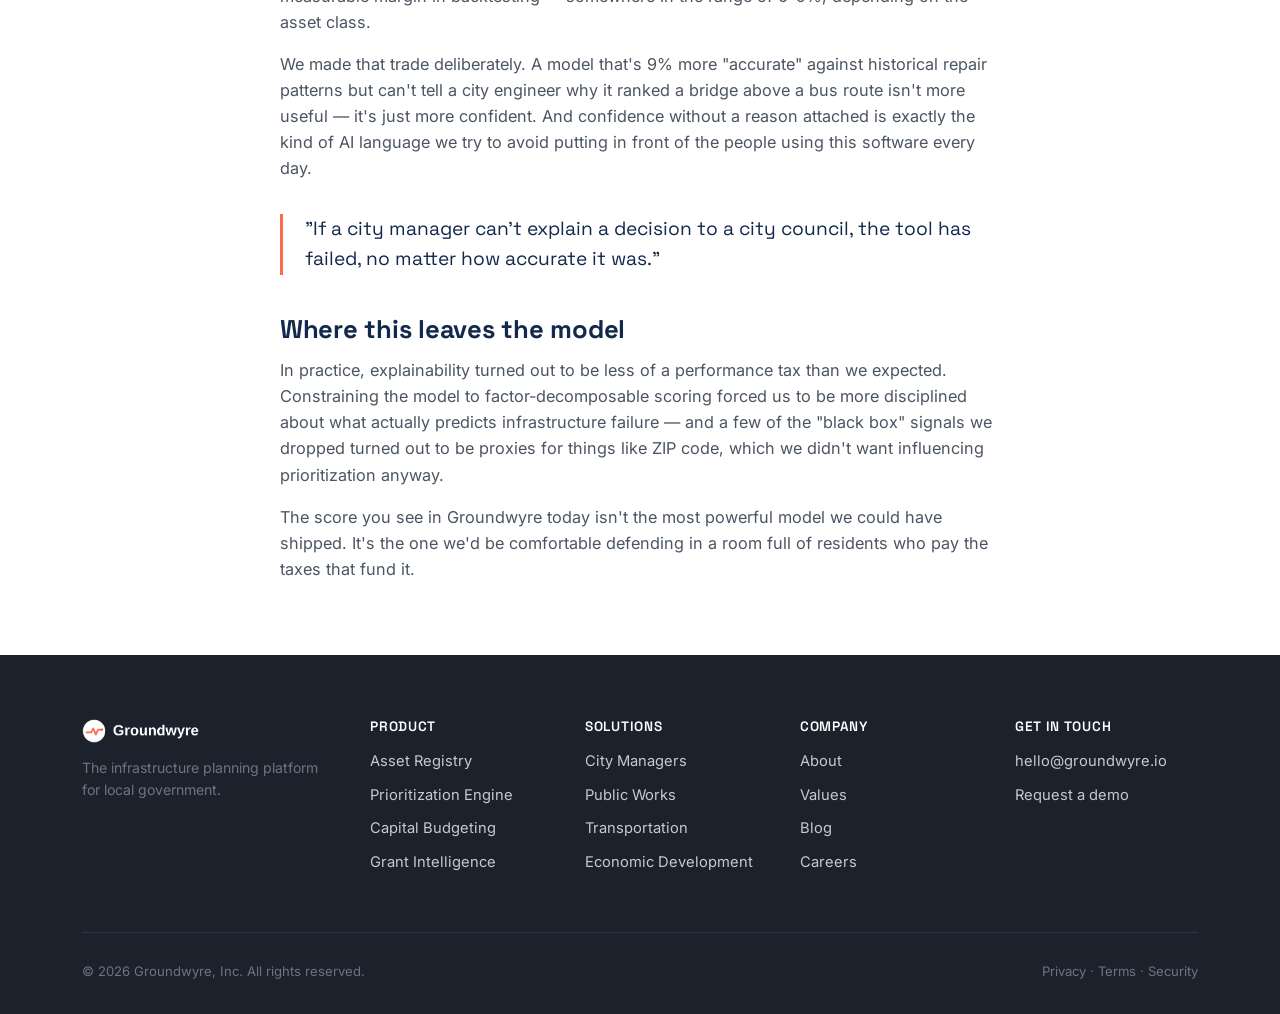
<file: blog/why-our-ai-shows-its-work.html>
<!--
  Groundwyre is a fictional B2B SaaS brand built as demo content for Avey.io.
  Not a real company. Do not treat contact addresses, logos, or claims as real.
-->
<!DOCTYPE html>
<html lang="en">
<head>
<meta charset="UTF-8">
<meta name="robots" content="noindex, nofollow">
<meta name="viewport" content="width=device-width, initial-scale=1.0">
<title>Why we made our AI show its work — Groundwyre</title>
<meta name="description" content="Every priority score in Groundwyre comes with its reasoning attached. Here's why we built it that way, and what it costs in raw model performance.">
<meta property="og:title" content="Why we made our AI show its work — Groundwyre">
<meta property="og:image" content="../images/og-image.png">
<link rel="icon" href="../assets/favicon.png" type="image/png">
<link rel="preconnect" href="https://fonts.googleapis.com">
<link href="https://fonts.googleapis.com/css2?family=Space+Grotesk:wght@500;700&family=Inter:wght@400;500;600;700&family=IBM+Plex+Mono:wght@500&display=swap" rel="stylesheet">
<link rel="stylesheet" href="../assets/styles.css">
</head>
<body>

<header class="site-header">
  <div class="nav-inner">
    <a class="brand" href="../index.html"><img src="../assets/logo.png" alt="Groundwyre"></a>
    <nav class="primary-nav">
      <a href="../product.html">Product</a>
      <a href="../solutions.html">Solutions</a>
      <a href="../company.html">Company</a>
      <a href="index.html" style="color:var(--navy); font-weight:600;">Blog</a>
    </nav>
    <div class="nav-cta">
      <a href="#" class="btn btn-ghost">Sign in</a>
      <a href="../index.html#demo" class="btn btn-primary">Request a demo</a>
    </div>
  </div>
</header>

<section class="tight">
  <div class="container">
    <article class="post">
      <div class="post-meta">Product · Nov 4, 2025 · 6 min read</div>
      <h1>Why we made our AI show its work</h1>
      <p class="post-lede">Every priority score in Groundwyre comes with its reasoning attached. That decision made the model harder to build — and it's the reason planning teams trust it enough to actually use it in a council meeting.</p>

      <p>When we started building the Prioritization Engine, the easy version was tempting: feed in condition data, traffic counts, and budget history, and output a ranked list. Fast to build, fast to demo, and — for a while — fast to sell.</p>

      <p>It's also close to useless for the people we build for.</p>

      <p>A public works director doesn't get to say "the algorithm said so" in a council meeting. They get asked, in front of residents, why Elm Street is getting repaved before Maple Avenue — and they have thirty seconds to answer in a way that holds up. If the honest answer is "I don't fully know, the model ranked it higher," that's not a tool. That's a liability with a nice interface.</p>

      <h2>What "explainable" means in practice</h2>
      <p>For every score the Prioritization Engine produces, we require four things to be true:</p>
      <ul>
        <li>The score can be decomposed into its contributing factors — condition, risk, cost, equity — with a number attached to each.</li>
        <li>A planner can see exactly how much each factor moved the final number.</li>
        <li>A planner can adjust the weighting and watch the score recalculate live, without touching code or filing a support ticket.</li>
        <li>Every override is logged, timestamped, and attributed — because six months later, someone in a public records request is going to ask why a score changed.</li>
      </ul>

      <figure>
        <img src="../images/screenshot-prioritization.png" alt="Groundwyre prioritization score breakdown showing condition, safety risk, equity, and cost factors">
        <figcaption>Every score shows its factors. Planners can adjust weights and see the recalculation instantly.</figcaption>
      </figure>

      <h2>The performance we gave up</h2>
      <p>We won't pretend this was free. A more opaque ensemble model, tuned purely for predictive accuracy on historical repair data, outperforms our explainable scoring approach by a measurable margin in backtesting — somewhere in the range of 6–9%, depending on the asset class.</p>

      <p>We made that trade deliberately. A model that's 9% more "accurate" against historical repair patterns but can't tell a city engineer why it ranked a bridge above a bus route isn't more useful — it's just more confident. And confidence without a reason attached is exactly the kind of AI language we try to avoid putting in front of the people using this software every day.</p>

      <blockquote>"If a city manager can't explain a decision to a city council, the tool has failed, no matter how accurate it was."</blockquote>

      <h2>Where this leaves the model</h2>
      <p>In practice, explainability turned out to be less of a performance tax than we expected. Constraining the model to factor-decomposable scoring forced us to be more disciplined about what actually predicts infrastructure failure — and a few of the "black box" signals we dropped turned out to be proxies for things like ZIP code, which we didn't want influencing prioritization anyway.</p>

      <p>The score you see in Groundwyre today isn't the most powerful model we could have shipped. It's the one we'd be comfortable defending in a room full of residents who pay the taxes that fund it.</p>
    </article>
  </div>
</section>

<footer class="site-footer">
  <div class="container">
    <div class="footer-grid">
      <div>
        <div class="footer-brand"><img src="../assets/logo-white.png" alt="Groundwyre"></div>
        <p style="color:var(--slate-500); font-size:0.88rem; max-width:240px;">The infrastructure planning platform for local government.</p>
      </div>
      <div>
        <h4>Product</h4>
        <a href="../product.html#asset-registry">Asset Registry</a>
        <a href="../product.html#prioritization">Prioritization Engine</a>
        <a href="../product.html#budgeting">Capital Budgeting</a>
        <a href="../product.html#grants">Grant Intelligence</a>
      </div>
      <div>
        <h4>Solutions</h4>
        <a href="../solutions.html#city-manager">City Managers</a>
        <a href="../solutions.html#public-works">Public Works</a>
        <a href="../solutions.html#transportation">Transportation</a>
        <a href="../solutions.html#econ-dev">Economic Development</a>
      </div>
      <div>
        <h4>Company</h4>
        <a href="../company.html">About</a>
        <a href="../company.html#values">Values</a>
        <a href="index.html">Blog</a>
        <a href="mailto:careers@groundwyre.io">Careers</a>
      </div>
      <div>
        <h4>Get in touch</h4>
        <a href="mailto:hello@groundwyre.io">hello@groundwyre.io</a>
        <a href="../index.html#demo">Request a demo</a>
      </div>
    </div>
    <div class="footer-bottom">
      <span>© 2026 Groundwyre, Inc. All rights reserved.</span>
      <span>Privacy · Terms · Security</span>
    </div>
  </div>
</footer>

</body>
</html>
</file>
<file: assets/styles.css>
/* ============================================================
   Groundwyre — Shared Brand Stylesheet
   Infrastructure planning platform for local government
   ============================================================ */

:root {
  --navy: #13294B;        /* Pulse Ink — primary */
  --blue: #2C6ECB;        /* Signal Blue — secondary / actions */
  --coral: #FF6B4A;       /* Civic Coral — accent */
  --amber: #F5A623;       /* Amber Flag — risk/priority accent */
  --slate-900: #1B222C;
  --slate-600: #4B5563;
  --slate-500: #6B7480;
  --slate-300: #C4CAD3;
  --slate-200: #E2E5E9;
  --slate-100: #EEF1F4;
  --slate-50: #F7F8FA;
  --white: #FFFFFF;
  --fog: #F4F6F8;

  --font-display: "Space Grotesk", "Helvetica Neue", Arial, sans-serif;
  --font-body: "Inter", "Helvetica Neue", Arial, sans-serif;
  --font-mono: "IBM Plex Mono", "SFMono-Regular", Menlo, monospace;

  --radius-sm: 6px;
  --radius-md: 8px;
  --radius-lg: 14px;
  --shadow-sm: 0 1px 2px rgba(19, 41, 75, 0.06);
  --shadow-md: 0 8px 24px rgba(19, 41, 75, 0.08);
  --container: 1180px;
}

* { box-sizing: border-box; }
html { scroll-behavior: smooth; }

body {
  margin: 0;
  font-family: var(--font-body);
  color: var(--slate-900);
  background: var(--white);
  font-size: 16px;
  line-height: 1.6;
  -webkit-font-smoothing: antialiased;
}

h1, h2, h3, h4 {
  font-family: var(--font-display);
  color: var(--navy);
  line-height: 1.15;
  margin: 0 0 0.5em 0;
  letter-spacing: -0.01em;
}

h1 { font-size: 3.2rem; font-weight: 700; }
h2 { font-size: 2.2rem; font-weight: 700; }
h3 { font-size: 1.4rem; font-weight: 600; }
h4 { font-size: 1.05rem; font-weight: 600; }

p { margin: 0 0 1em 0; color: var(--slate-600); }

a { color: var(--blue); text-decoration: none; }
a:hover { text-decoration: underline; }

.container {
  max-width: var(--container);
  margin: 0 auto;
  padding: 0 32px;
}

.eyebrow {
  display: inline-flex;
  align-items: center;
  gap: 6px;
  font-family: var(--font-mono);
  font-size: 0.72rem;
  letter-spacing: 0.08em;
  text-transform: uppercase;
  color: var(--blue);
  font-weight: 600;
  margin-bottom: 14px;
}
.eyebrow::before {
  content: "";
  width: 6px; height: 6px;
  border-radius: 50%;
  background: var(--coral);
  display: inline-block;
}

/* ---------- Buttons ---------- */
.btn {
  display: inline-flex;
  align-items: center;
  gap: 8px;
  font-family: var(--font-body);
  font-weight: 600;
  font-size: 0.95rem;
  padding: 12px 22px;
  border-radius: var(--radius-sm);
  border: 1px solid transparent;
  cursor: pointer;
  text-decoration: none;
  transition: transform 0.12s ease, box-shadow 0.12s ease, background 0.12s ease;
}
.btn:hover { text-decoration: none; }
.btn-primary {
  background: var(--blue);
  color: var(--white);
}
.btn-primary:hover { background: #235baf; box-shadow: var(--shadow-md); }
.btn-secondary {
  background: var(--white);
  color: var(--navy);
  border-color: var(--slate-200);
}
.btn-secondary:hover { border-color: var(--slate-300); background: var(--slate-50); }
.btn-ghost {
  background: transparent;
  color: var(--navy);
  padding: 12px 4px;
}
.btn-lg { padding: 14px 28px; font-size: 1rem; }

/* ---------- Nav ---------- */
header.site-header {
  position: sticky;
  top: 0;
  z-index: 50;
  background: rgba(255,255,255,0.92);
  backdrop-filter: blur(8px);
  border-bottom: 1px solid var(--slate-200);
}
.nav-inner {
  display: flex;
  align-items: center;
  justify-content: space-between;
  padding: 16px 32px;
  max-width: var(--container);
  margin: 0 auto;
}
.brand {
  display: flex;
  align-items: center;
  gap: 10px;
  font-family: var(--font-display);
  font-weight: 700;
  font-size: 1.2rem;
  color: var(--navy);
}
.brand img { height: 26px; width: auto; display: block; }
nav.primary-nav { display: flex; align-items: center; gap: 30px; }
nav.primary-nav a {
  color: var(--slate-600);
  font-weight: 500;
  font-size: 0.94rem;
}
nav.primary-nav a:hover { color: var(--navy); text-decoration: none; }
.nav-cta { display: flex; align-items: center; gap: 14px; }

/* ---------- Hero ---------- */
.hero {
  padding: 96px 0 72px;
  background: linear-gradient(180deg, var(--white) 0%, var(--fog) 100%);
}
.hero-grid {
  display: grid;
  grid-template-columns: 1.05fr 0.95fr;
  gap: 56px;
  align-items: center;
}
.hero h1 { font-size: 3.4rem; }
.hero .lede {
  font-size: 1.18rem;
  color: var(--slate-600);
  max-width: 540px;
  margin-bottom: 30px;
}
.hero-actions { display: flex; gap: 14px; align-items: center; margin-bottom: 28px; }
.hero-note { font-size: 0.85rem; color: var(--slate-500); }
.hero-visual img { width: 100%; display: block; border-radius: var(--radius-lg); box-shadow: var(--shadow-md); }

/* ---------- Sections ---------- */
section { padding: 88px 0; }
section.tight { padding: 56px 0; }
.section-head { max-width: 640px; margin: 0 auto 52px; text-align: center; }
.section-head.left { margin: 0 0 44px; text-align: left; }
.bg-fog { background: var(--fog); }
.bg-navy { background: var(--navy); color: var(--white); }
.bg-navy h2, .bg-navy h3, .bg-navy h4 { color: var(--white); }
.bg-navy p { color: #B8C4D9; }

.divider {
  height: 1px;
  background: var(--slate-200);
  border: none;
  margin: 0;
}

/* ---------- Problem strip ---------- */
.problem-strip {
  display: grid;
  grid-template-columns: repeat(3, 1fr);
  gap: 28px;
}
.problem-card {
  padding: 26px;
  border: 1px solid var(--slate-200);
  border-radius: var(--radius-md);
  background: var(--white);
}
.problem-card .tag {
  font-family: var(--font-mono);
  font-size: 0.72rem;
  color: var(--coral);
  text-transform: uppercase;
  letter-spacing: 0.06em;
  margin-bottom: 10px;
  display: block;
}

/* ---------- Flow ---------- */
.flow {
  display: grid;
  grid-template-columns: repeat(4, 1fr);
  gap: 0;
  border: 1px solid var(--slate-200);
  border-radius: var(--radius-lg);
  overflow: hidden;
}
.flow-step {
  padding: 30px 24px;
  border-right: 1px solid var(--slate-200);
  background: var(--white);
}
.flow-step:last-child { border-right: none; }
.flow-step .num {
  font-family: var(--font-mono);
  color: var(--blue);
  font-size: 0.8rem;
  margin-bottom: 10px;
  display: block;
}

/* ---------- Pillars ---------- */
.pillar {
  display: grid;
  grid-template-columns: 1fr 1fr;
  gap: 60px;
  align-items: center;
  padding: 64px 0;
}
.pillar:nth-child(even) .pillar-visual { order: 2; }
.pillar-visual img {
  width: 100%;
  display: block;
  border-radius: var(--radius-lg);
  border: 1px solid var(--slate-200);
  box-shadow: var(--shadow-sm);
}
.pillar-proof {
  list-style: none;
  padding: 0;
  margin: 22px 0 0;
  display: flex;
  flex-direction: column;
  gap: 12px;
}
.pillar-proof li {
  display: flex;
  gap: 10px;
  font-size: 0.94rem;
  color: var(--slate-600);
}
.pillar-proof li::before {
  content: "";
  min-width: 6px; height: 6px;
  border-radius: 50%;
  background: var(--blue);
  margin-top: 8px;
}

/* ---------- Persona cards ---------- */
.persona-grid {
  display: grid;
  grid-template-columns: repeat(4, 1fr);
  gap: 22px;
}
.persona-card {
  padding: 28px 22px;
  border-radius: var(--radius-md);
  border: 1px solid var(--slate-200);
  background: var(--white);
  transition: box-shadow 0.12s ease, transform 0.12s ease;
}
.persona-card:hover { box-shadow: var(--shadow-md); transform: translateY(-2px); }
.persona-icon {
  width: 42px; height: 42px;
  border-radius: 10px;
  background: var(--fog);
  display: flex; align-items: center; justify-content: center;
  margin-bottom: 16px;
}

/* ---------- Cards / grid generic ---------- */
.card-grid-3 { display: grid; grid-template-columns: repeat(3, 1fr); gap: 24px; }
.card-grid-2 { display: grid; grid-template-columns: repeat(2, 1fr); gap: 24px; }
.card {
  border: 1px solid var(--slate-200);
  border-radius: var(--radius-md);
  padding: 26px;
  background: var(--white);
}

/* ---------- Stat strip ---------- */
.stat-strip {
  display: grid;
  grid-template-columns: repeat(4, 1fr);
  gap: 24px;
  text-align: center;
}
.stat-strip .stat-num {
  font-family: var(--font-display);
  font-size: 2.2rem;
  font-weight: 700;
  color: var(--white);
}
.stat-strip .stat-label {
  font-size: 0.85rem;
  color: #B8C4D9;
  margin-top: 6px;
}

/* ---------- Logo strip ---------- */
.logo-strip {
  display: flex;
  align-items: center;
  justify-content: space-between;
  flex-wrap: wrap;
  gap: 28px;
  padding: 28px 0;
  opacity: 0.9;
}
.logo-strip span {
  font-family: var(--font-mono);
  color: var(--slate-500);
  font-size: 0.85rem;
  letter-spacing: 0.03em;
}

/* ---------- Quote ---------- */
.quote-block {
  border-left: 3px solid var(--coral);
  padding-left: 26px;
  font-family: var(--font-display);
  font-size: 1.35rem;
  color: var(--navy);
  max-width: 760px;
  margin: 0 auto;
}
.quote-attribution {
  margin-top: 20px;
  font-family: var(--font-body);
  font-size: 0.92rem;
  color: var(--slate-500);
}

/* ---------- Avatar ---------- */
.avatar {
  width: 46px; height: 46px;
  border-radius: 50%;
  display: flex; align-items: center; justify-content: center;
  font-family: var(--font-display);
  font-weight: 700;
  font-size: 0.95rem;
  color: var(--white);
  flex-shrink: 0;
}

/* ---------- CTA band ---------- */
.cta-band {
  background: var(--navy);
  border-radius: var(--radius-lg);
  padding: 64px 56px;
  display: flex;
  align-items: center;
  justify-content: space-between;
  gap: 40px;
}
.cta-band h2 { color: var(--white); margin-bottom: 10px; }
.cta-band p { color: #B8C4D9; margin: 0; }

/* ---------- Footer ---------- */
footer.site-footer {
  background: var(--slate-900);
  color: var(--slate-300);
  padding: 64px 0 32px;
}
.footer-grid {
  display: grid;
  grid-template-columns: 1.4fr 1fr 1fr 1fr 1fr;
  gap: 32px;
  margin-bottom: 48px;
}
.footer-grid h4 { color: var(--white); font-size: 0.85rem; text-transform: uppercase; letter-spacing: 0.05em; margin-bottom: 16px; }
.footer-grid a { display: block; color: var(--slate-300); font-size: 0.92rem; margin-bottom: 10px; }
.footer-grid a:hover { color: var(--white); text-decoration: none; }
.footer-brand { display: flex; align-items: center; gap: 10px; margin-bottom: 14px; }
.footer-brand img { height: 24px; }
/* ---------- Photography ---------- */
.photo-frame {
  position: relative;
  border-radius: var(--radius-lg);
  overflow: hidden;
  background: var(--slate-100);
  display: flex;
  align-items: center;
  justify-content: center;
  aspect-ratio: 16 / 10;
}
.photo-frame.square { aspect-ratio: 1 / 1; }
.photo-frame.wide { aspect-ratio: 21 / 9; }
.photo-frame img {
  width: 100%;
  height: 100%;
  object-fit: cover;
  display: block;
  position: relative;
  z-index: 1;
}
.photo-frame-label {
  position: absolute;
  inset: 0;
  display: flex;
  flex-direction: column;
  align-items: center;
  justify-content: center;
  gap: 8px;
  text-align: center;
  padding: 20px;
  color: var(--slate-500);
  font-family: var(--font-mono);
  font-size: 0.72rem;
  letter-spacing: 0.03em;
  background: repeating-linear-gradient(135deg, var(--slate-100), var(--slate-100) 10px, #EEF1F4 10px, #EEF1F4 20px);
}
.photo-frame-label svg { opacity: 0.5; }
.photo-strip {
  display: grid;
  grid-template-columns: repeat(3, 1fr);
  gap: 4px;
  border-radius: var(--radius-lg);
  overflow: hidden;
}
.photo-strip .photo-frame { border-radius: 0; aspect-ratio: 4/5; }

.footer-bottom {
  display: flex;
  justify-content: space-between;
  align-items: center;
  padding-top: 28px;
  border-top: 1px solid #2A3548;
  font-size: 0.82rem;
  color: var(--slate-500);
}

/* ---------- Badges / chips ---------- */
.chip {
  display: inline-block;
  font-family: var(--font-mono);
  font-size: 0.72rem;
  padding: 4px 10px;
  border-radius: 999px;
  background: var(--slate-100);
  color: var(--slate-600);
}
.chip.coral { background: #FFEDE6; color: #C24A2E; }
.chip.blue { background: #E7EFFB; color: var(--blue); }
.chip.amber { background: #FDF1DC; color: #A6650E; }

/* ---------- Page header (interior pages) ---------- */
.page-header {
  padding: 72px 0 56px;
  background: var(--fog);
  border-bottom: 1px solid var(--slate-200);
}
.page-header h1 { font-size: 2.6rem; }
.page-header .lede { max-width: 620px; font-size: 1.08rem; color: var(--slate-600); }

/* ---------- Module list (product page) ---------- */
.module {
  display: grid;
  grid-template-columns: 0.9fr 1.1fr;
  gap: 52px;
  padding: 60px 0;
  align-items: center;
  border-bottom: 1px solid var(--slate-200);
}
.module:last-child { border-bottom: none; }
.module:nth-child(even) .module-visual { order: -1; }
.module-visual img {
  width: 100%;
  border-radius: var(--radius-lg);
  border: 1px solid var(--slate-200);
  box-shadow: var(--shadow-sm);
}
.module-index {
  font-family: var(--font-mono);
  color: var(--blue);
  font-size: 0.8rem;
  display: block;
  margin-bottom: 10px;
}

/* ---------- Persona detail (solutions page) ---------- */
.persona-detail {
  display: grid;
  grid-template-columns: 0.85fr 1.15fr;
  gap: 44px;
  padding: 52px;
  border: 1px solid var(--slate-200);
  border-radius: var(--radius-lg);
  margin-bottom: 28px;
}
.persona-detail .role-tag { color: var(--blue); font-family: var(--font-mono); font-size: 0.78rem; text-transform: uppercase; letter-spacing: 0.05em; }
.persona-detail dl { margin: 0; }
.persona-detail dt { font-weight: 600; color: var(--navy); margin-top: 18px; font-size: 0.92rem; }
.persona-detail dd { margin: 6px 0 0; color: var(--slate-600); font-size: 0.94rem; }

/* ---------- Values grid (company page) ---------- */
.value-card {
  padding: 28px;
  border-radius: var(--radius-md);
  background: var(--fog);
}
.value-card h4 { margin-bottom: 10px; }

/* ---------- Blog ---------- */
.blog-grid { display: grid; grid-template-columns: repeat(3, 1fr); gap: 28px; }
.blog-card {
  border: 1px solid var(--slate-200);
  border-radius: var(--radius-md);
  overflow: hidden;
  background: var(--white);
}
.blog-card img { width: 100%; display: block; border-bottom: 1px solid var(--slate-200); }
.blog-card .blog-card-body { padding: 22px; }
.blog-card .blog-meta { font-family: var(--font-mono); font-size: 0.72rem; color: var(--slate-500); margin-bottom: 10px; text-transform: uppercase; letter-spacing: 0.04em; }
.blog-card h3 { font-size: 1.1rem; margin-bottom: 8px; }
.blog-card p { font-size: 0.92rem; }

article.post {
  max-width: 720px;
  margin: 0 auto;
}
article.post .post-meta {
  font-family: var(--font-mono);
  font-size: 0.78rem;
  color: var(--slate-500);
  text-transform: uppercase;
  letter-spacing: 0.05em;
  margin-bottom: 18px;
}
article.post h1 { font-size: 2.4rem; }
article.post .post-lede { font-size: 1.15rem; color: var(--slate-600); }
article.post figure { margin: 36px 0; }
article.post figure img { width: 100%; border-radius: var(--radius-md); border: 1px solid var(--slate-200); }
article.post figcaption { font-size: 0.85rem; color: var(--slate-500); margin-top: 10px; }
article.post h2 { font-size: 1.6rem; margin-top: 40px; }
article.post p, article.post li { color: var(--slate-600); font-size: 1.02rem; }
article.post blockquote {
  border-left: 3px solid var(--coral);
  margin: 32px 0;
  padding-left: 22px;
  font-family: var(--font-display);
  font-size: 1.2rem;
  color: var(--navy);
}

/* ---------- Utility ---------- */
.text-center { text-align: center; }
.mt-0 { margin-top: 0; }
.mb-0 { margin-bottom: 0; }
.max-w-sm { max-width: 480px; }
.max-w-md { max-width: 640px; }

/* ---------- Responsive ---------- */
@media (max-width: 980px) {
  .hero-grid, .pillar, .module, .persona-detail { grid-template-columns: 1fr; }
  .pillar-visual, .module-visual { order: -1 !important; }
  .problem-strip, .persona-grid, .card-grid-3, .stat-strip, .footer-grid, .blog-grid, .flow { grid-template-columns: repeat(2, 1fr); }
  .flow-step { border-right: none; border-bottom: 1px solid var(--slate-200); }
  nav.primary-nav { display: none; }
}
</file>
